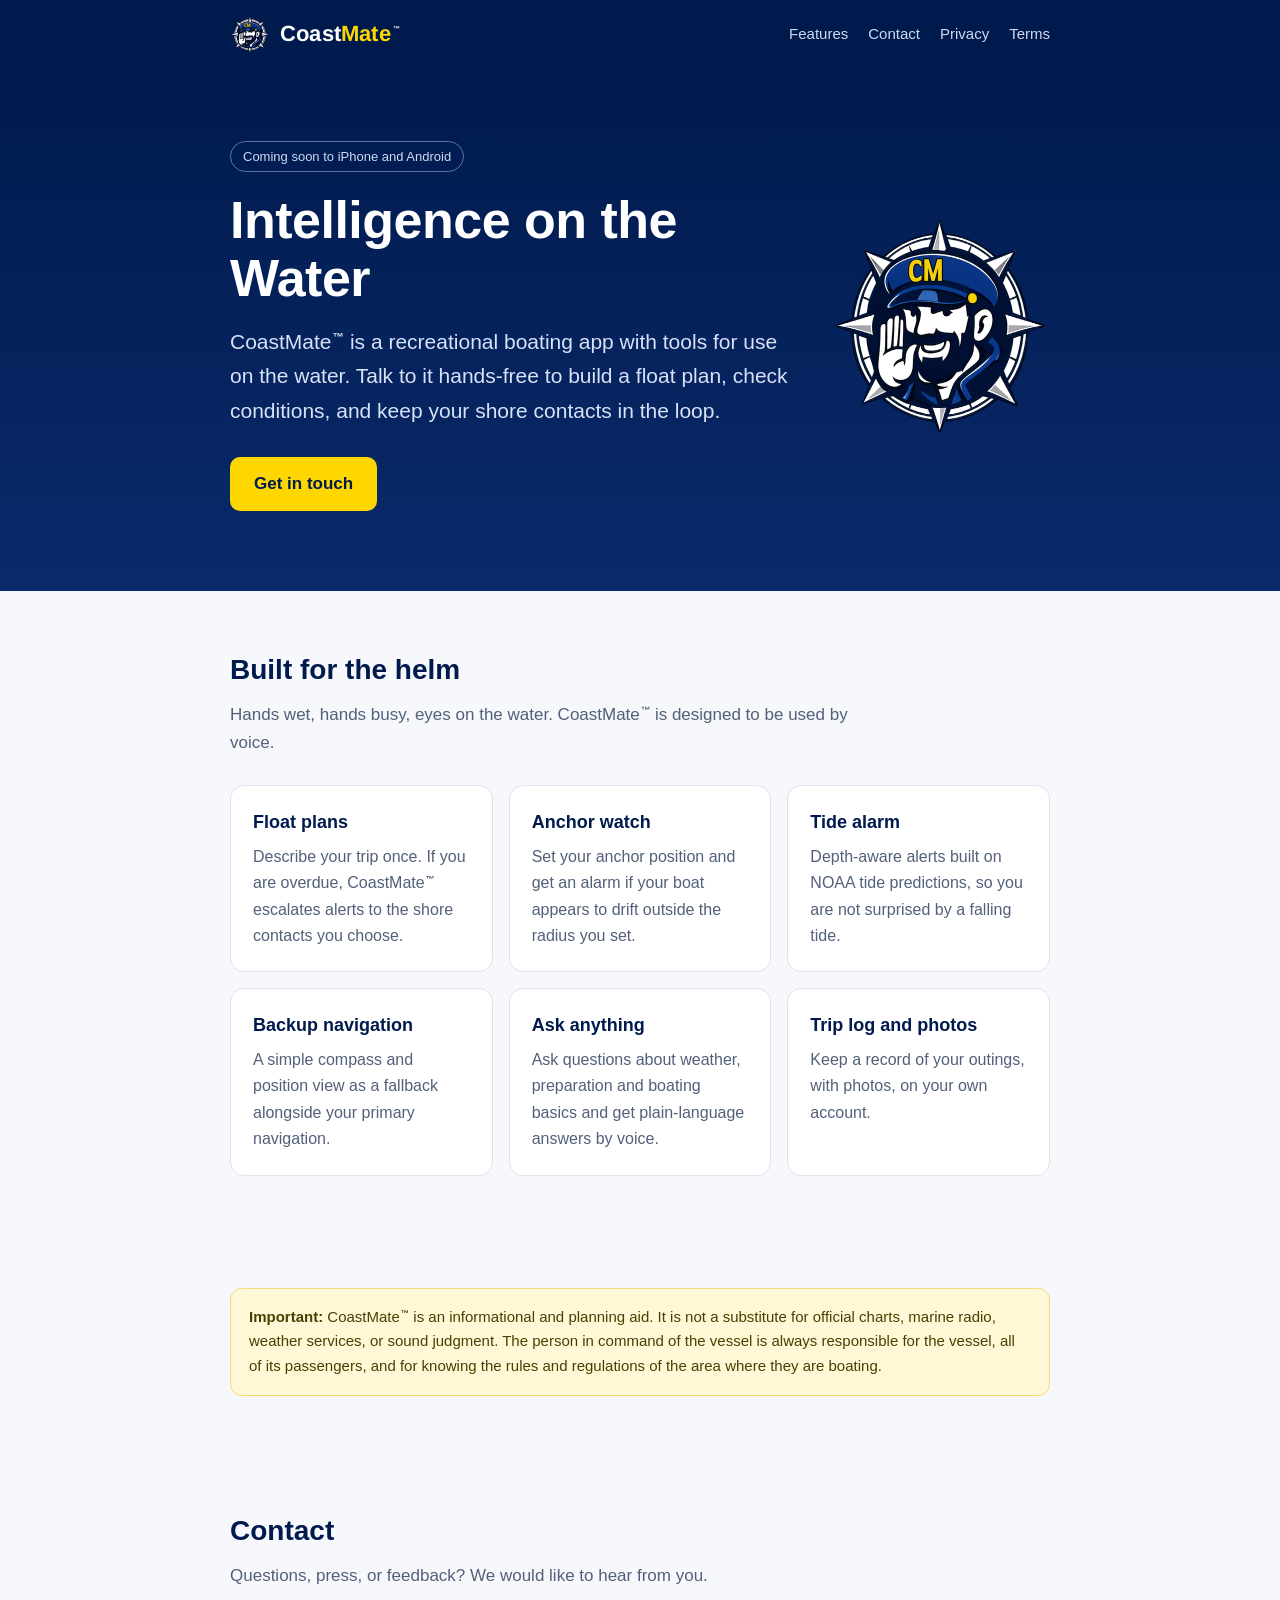
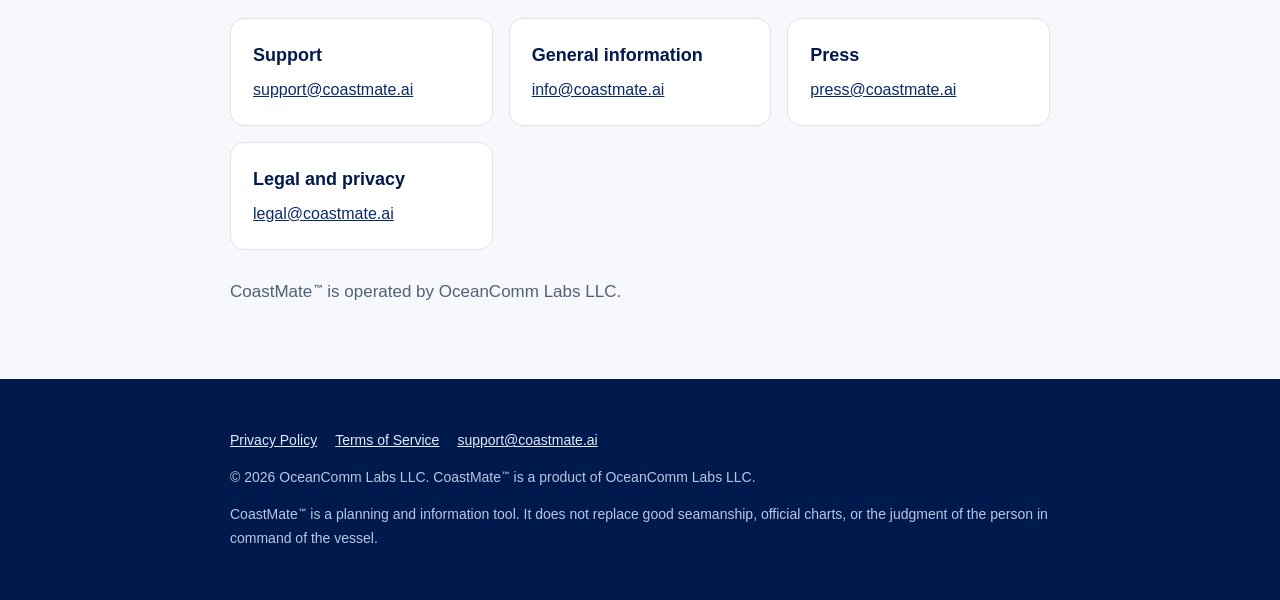
<file: index.html>
<!doctype html>
<html lang="en"><head><meta charset="utf-8">
<meta name="viewport" content="width=device-width,initial-scale=1">
<title>CoastMate&#8482;</title>
<link rel="canonical" href="https://coastmate.ai/">
<meta name="description" content="CoastMate is a recreational boating app with tools for use on the water. Plan your trip, check conditions and keep your shore contacts in the loop.">
<link rel="icon" type="image/png" href="favicon.png">
<link rel="apple-touch-icon" href="apple-touch-icon.png">
<link rel="stylesheet" href="style.css">
<style>
@font-face { font-family: "Arimo"; src: url("assets/fonts/Arimo-Bold-latin.woff2") format("woff2"); font-weight: 700; font-style: normal; font-display: swap; }
.brand .wordmark { font-family: "Arimo", Arial, Helvetica, sans-serif; font-weight: 700; letter-spacing: 0.2px; color: #ffffff; }
.brand .wordmark .mate { color: #ffd700; }
.brand .wordmark .wm-mark { font-size: 0.32em; font-weight: 700; line-height: 0; position: relative; top: -1.52em; margin-left: 2px; color: #ffffff; }
.brand img, .herologo { border-radius: 0; }
sup.tm { font-size: 0.55em; font-weight: 600; line-height: 0; margin-left: 1px; }
</style>
</head><body>
<header class="site"><div class="wrap">
<a class="brand" href="/"><img src="assets/emblem.png" alt="" width="40" height="37"><span class="wordmark" role="img" aria-label="CoastMate">Coast<span class="mate">Mate</span><span class="wm-mark" aria-hidden="true">&#8482;</span></span></a>
<nav><a href="/#features">Features</a><a href="/#contact">Contact</a><a href="/privacy.html">Privacy</a><a href="/terms.html">Terms</a></nav>
</div></header>

<div class="hero"><div class="wrap herogrid"><div>
<span class="badge">Coming soon to iPhone and Android</span>
<h1>Intelligence on the Water</h1>
<p>CoastMate<sup class="tm">&#8482;</sup> is a recreational boating app with tools for use on the water. Talk to it hands-free to build a float plan, check conditions, and keep your shore contacts in the loop.</p>
<a class="btn" href="#contact">Get in touch</a>
</div><img class="herologo" src="assets/emblem-hero.png" alt="CoastMate logo" width="220" height="203"></div></div>

<section id="features"><div class="wrap">
<h2>Built for the helm</h2>
<p class="lead">Hands wet, hands busy, eyes on the water. CoastMate<sup class="tm">&#8482;</sup> is designed to be used by voice.</p>
<div class="grid">
<div class="card"><h3>Float plans</h3><p>Describe your trip once. If you are overdue, CoastMate<sup class="tm">&#8482;</sup> escalates alerts to the shore contacts you choose.</p></div>
<div class="card"><h3>Anchor watch</h3><p>Set your anchor position and get an alarm if your boat appears to drift outside the radius you set.</p></div>
<div class="card"><h3>Tide alarm</h3><p>Depth-aware alerts built on NOAA tide predictions, so you are not surprised by a falling tide.</p></div>
<div class="card"><h3>Backup navigation</h3><p>A simple compass and position view as a fallback alongside your primary navigation.</p></div>
<div class="card"><h3>Ask anything</h3><p>Ask questions about weather, preparation and boating basics and get plain-language answers by voice.</p></div>
<div class="card"><h3>Trip log and photos</h3><p>Keep a record of your outings, with photos, on your own account.</p></div>
</div>
</div></section>

<section><div class="wrap">
<div class="note"><strong>Important:</strong> CoastMate<sup class="tm">&#8482;</sup> is an informational and planning aid. It is not a substitute for official charts, marine radio, weather services, or sound judgment. The person in command of the vessel is always responsible for the vessel, all of its passengers, and for knowing the rules and regulations of the area where they are boating.</div>
</div></section>

<section id="contact"><div class="wrap">
<h2>Contact</h2>
<p class="lead">Questions, press, or feedback? We would like to hear from you.</p>
<div class="grid">
<div class="card"><h3>Support</h3><p><a href="mailto:support@coastmate.ai">support@coastmate.ai</a></p></div>
<div class="card"><h3>General information</h3><p><a href="mailto:info@coastmate.ai">info@coastmate.ai</a></p></div>
<div class="card"><h3>Press</h3><p><a href="mailto:press@coastmate.ai">press@coastmate.ai</a></p></div>
<div class="card"><h3>Legal and privacy</h3><p><a href="mailto:legal@coastmate.ai">legal@coastmate.ai</a></p></div>
</div>
<p style="margin-top:28px;color:#52607A">CoastMate<sup class="tm">&#8482;</sup> is operated by OceanComm Labs LLC.</p>
</div></section>

<footer><div class="wrap">
<p class="links"><a href="/privacy.html">Privacy Policy</a><a href="/terms.html">Terms of Service</a><a href="mailto:support@coastmate.ai">support@coastmate.ai</a></p>
<p>&copy; 2026 OceanComm Labs LLC. CoastMate<sup class="tm">&#8482;</sup> is a product of OceanComm Labs LLC.</p>
<p>CoastMate<sup class="tm">&#8482;</sup> is a planning and information tool. It does not replace good seamanship, official charts, or the judgment of the person in command of the vessel.</p>
</div></footer>
</body></html>
</file>
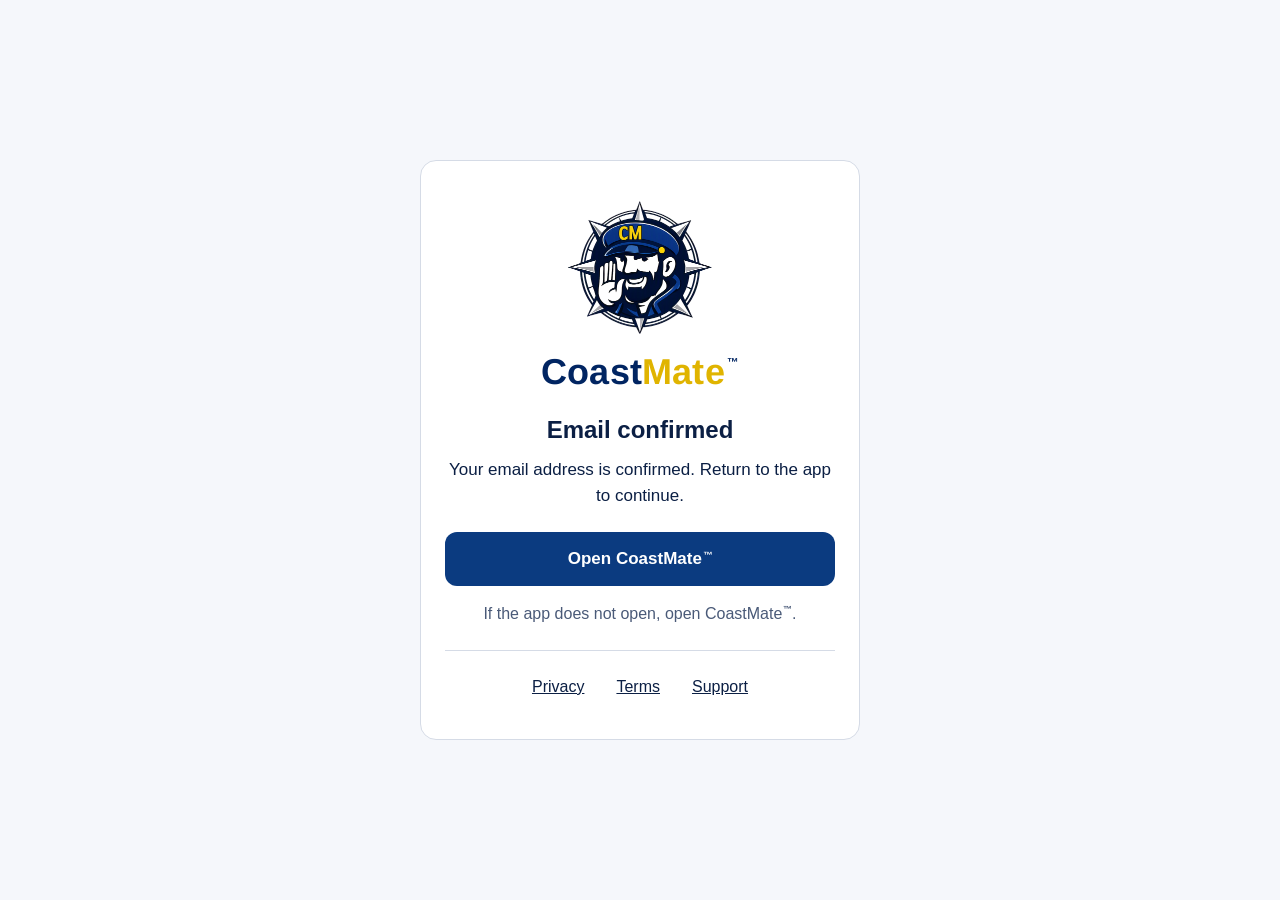
<file: email-confirmed.html>
<!doctype html>
<html lang="en">
<head>
<meta charset="utf-8">
<meta name="viewport" content="width=device-width, initial-scale=1">
<title>Email confirmed - CoastMate&#8482;</title>
<link rel="canonical" href="https://coastmate.ai/email-confirmed.html">
<meta name="robots" content="noindex, nofollow">
<meta name="referrer" content="no-referrer">
<meta http-equiv="Content-Security-Policy" content="default-src 'none'; img-src 'self' data:; font-src 'self'; style-src 'unsafe-inline'; script-src 'unsafe-inline'; base-uri 'none'; form-action 'none'">
<script>
/* Runs first. Sets the address bar to the path and query only, which drops the #fragment the confirmation link arrives with.
   This page never reads, stores, logs, sends or shows the fragment: it does not touch location.hash. */
history.replaceState(null, '', location.pathname + location.search);
</script>
<style>
  :root { --ink: #0b1f44; --muted: #4a5a78; --line: #d5dbe6; --brand: #0b3b80; --brand-text: #ffffff; --bg: #f5f7fb; --card: #ffffff; }
  @media (prefers-color-scheme: dark) {
    :root { --ink: #eef2fa; --muted: #aab6cd; --line: #2b3a5a; --brand: #ffd700; --brand-text: #001a4d; --bg: #001a4d; --card: #0b2a63; }
  }
  * { box-sizing: border-box; }
  html { -webkit-text-size-adjust: 100%; }
  body { margin: 0; min-height: 100vh; display: flex; align-items: center; justify-content: center; padding: 24px 16px; background: var(--bg); color: var(--ink); font-family: -apple-system, BlinkMacSystemFont, "Segoe UI", Roboto, Helvetica, Arial, sans-serif; line-height: 1.5; }
  main { width: 100%; max-width: 440px; background: var(--card); border: 1px solid var(--line); border-radius: 16px; padding: 32px 24px; text-align: center; }
  .logo { display: block; width: 160px; max-width: 60%; height: auto; margin: 0 auto 24px; background: #ffffff; border-radius: 12px; }
  h1 { margin: 0 0 12px; font-size: 1.5rem; line-height: 1.25; }
  p { margin: 0 0 16px; font-size: 1.0625rem; }
  .button { display: block; width: 100%; min-height: 52px; padding: 14px 20px; margin: 24px 0 16px; border-radius: 12px; background: var(--brand); color: var(--brand-text); font-size: 1.0625rem; font-weight: 700; text-decoration: none; }
  .button:focus-visible { outline: 3px solid var(--ink); outline-offset: 3px; }
  .note { margin: 0; color: var(--muted); font-size: 1rem; }
  .footer { display: flex; flex-wrap: wrap; justify-content: center; gap: 8px 24px; margin: 24px 0 0; padding: 16px 0 0; border-top: 1px solid var(--line); }
  .footer a { color: var(--ink); font-size: 1rem; padding: 8px 4px; }
  .footer a:focus-visible { outline: 3px solid var(--ink); outline-offset: 3px; }
  /* brand:css */
  @font-face { font-family: "Arimo"; src: url("assets/fonts/Arimo-Bold-latin.woff2") format("woff2"); font-weight: 700; font-style: normal; font-display: swap; }
  :root { --wm-coast: #012562; --wm-mate: #e0b400; }
  @media (prefers-color-scheme: dark) { :root { --wm-coast: #ffffff; --wm-mate: #ffd700; } }
  .brand-head { display: flex; flex-direction: column; align-items: center; gap: 10px; margin: 0 0 24px; }
  .brand-head .logo { margin: 0; }
  .wordmark { margin: 0; font-size: 2.25rem; line-height: 1.1; font-family: "Arimo", Arial, Helvetica, sans-serif; font-weight: 700; letter-spacing: 0.2px; color: var(--wm-coast); text-align: center; }
  .wordmark .mate { color: var(--wm-mate); }
  .wordmark .wm-mark { font-size: 0.32em; font-weight: 700; line-height: 0; position: relative; top: -1.52em; margin-left: 2px; }
  sup.tm { font-size: 0.55em; font-weight: 600; line-height: 0; margin-left: 1px; }
  /* /brand:css */
</style>
</head>
<body>
<main>
  <!-- brand:header -->
  <div class="brand-head">
    <img class="logo" alt="" width="160" height="148" src="assets/logo.png">
    <p class="wordmark" role="img" aria-label="CoastMate">Coast<span class="mate">Mate</span><span class="wm-mark" aria-hidden="true">&#8482;</span></p>
  </div>
  <!-- /brand:header -->
  <h1>Email confirmed</h1>
  <p>Your email address is confirmed. Return to the app to continue.</p>
  <a class="button" href="coastmate://">Open CoastMate<sup class="tm">&#8482;</sup></a>
  <p class="note">If the app does not open, open CoastMate<sup class="tm">&#8482;</sup>.</p>
  <nav class="footer" aria-label="Privacy, terms and support"><a href="privacy.html">Privacy</a><a href="terms.html">Terms</a><a href="support.html">Support</a></nav>
</main>
</body>
</html>
</file>
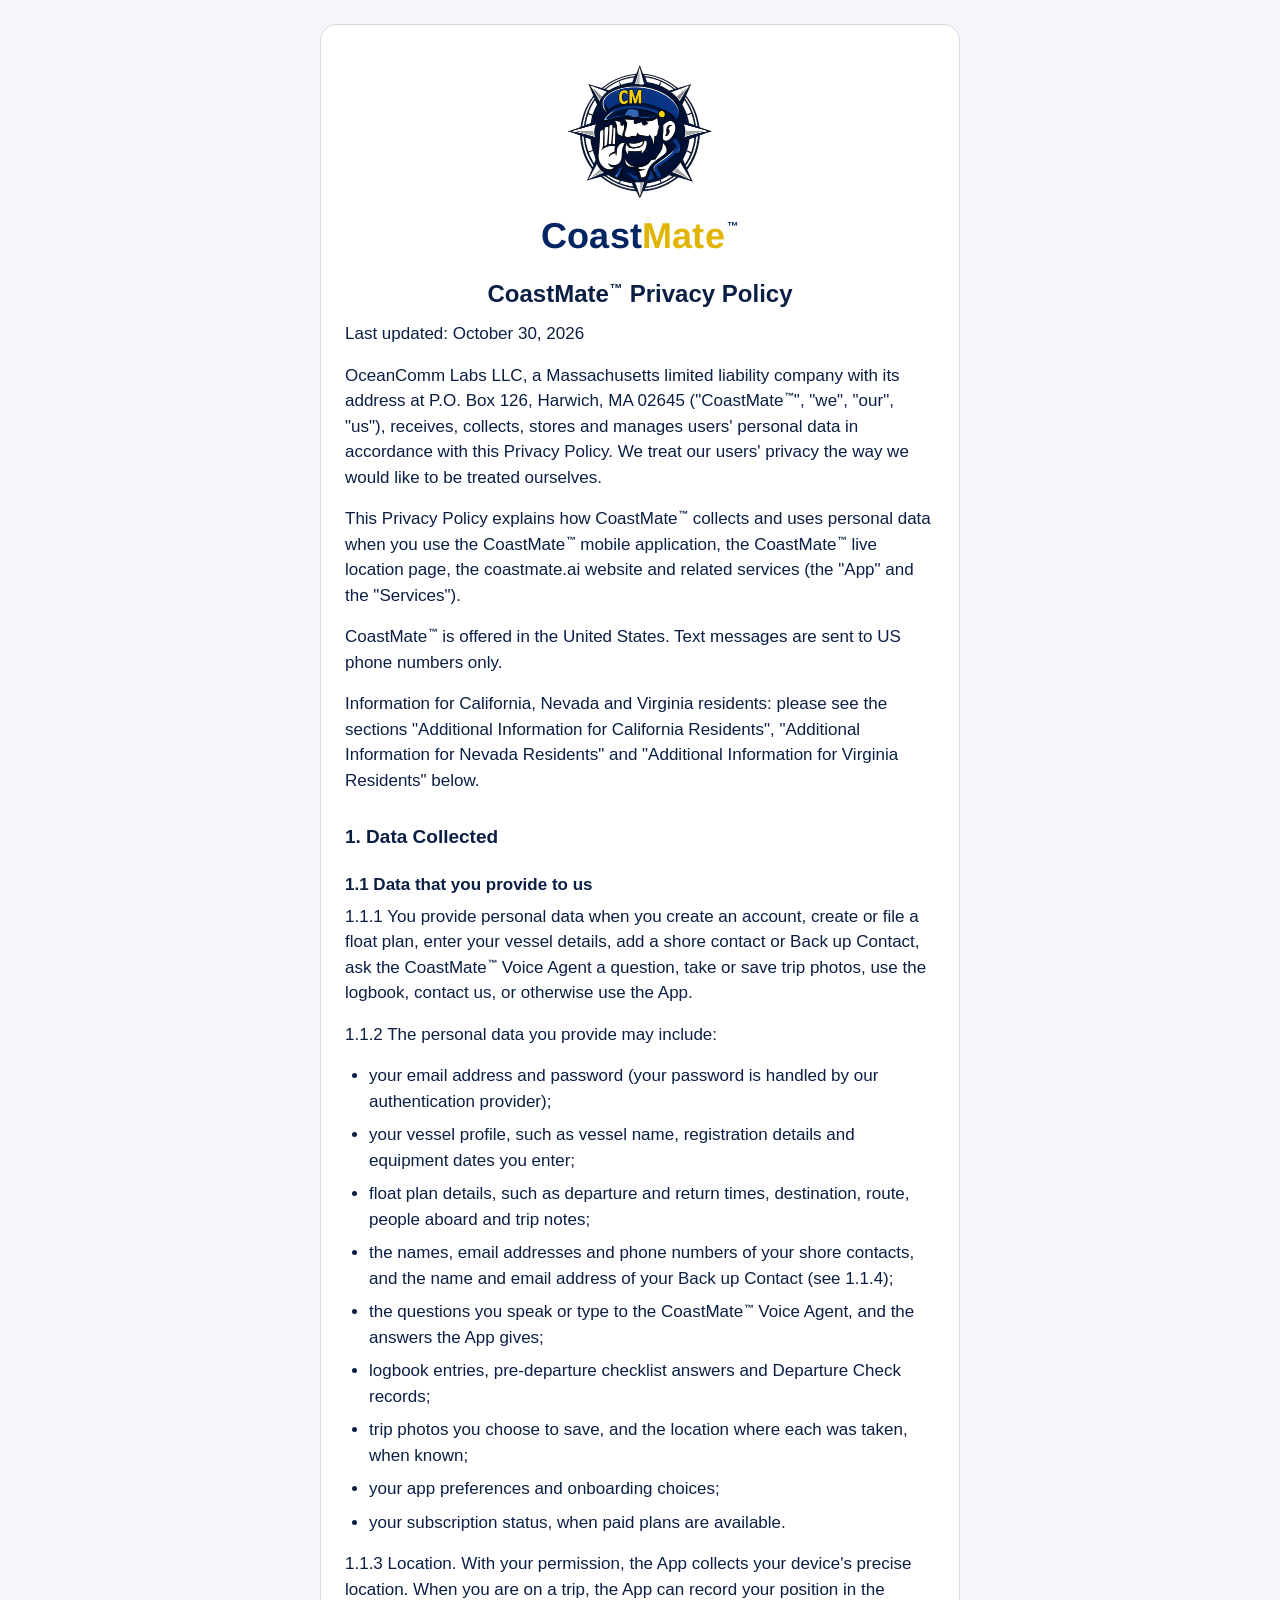
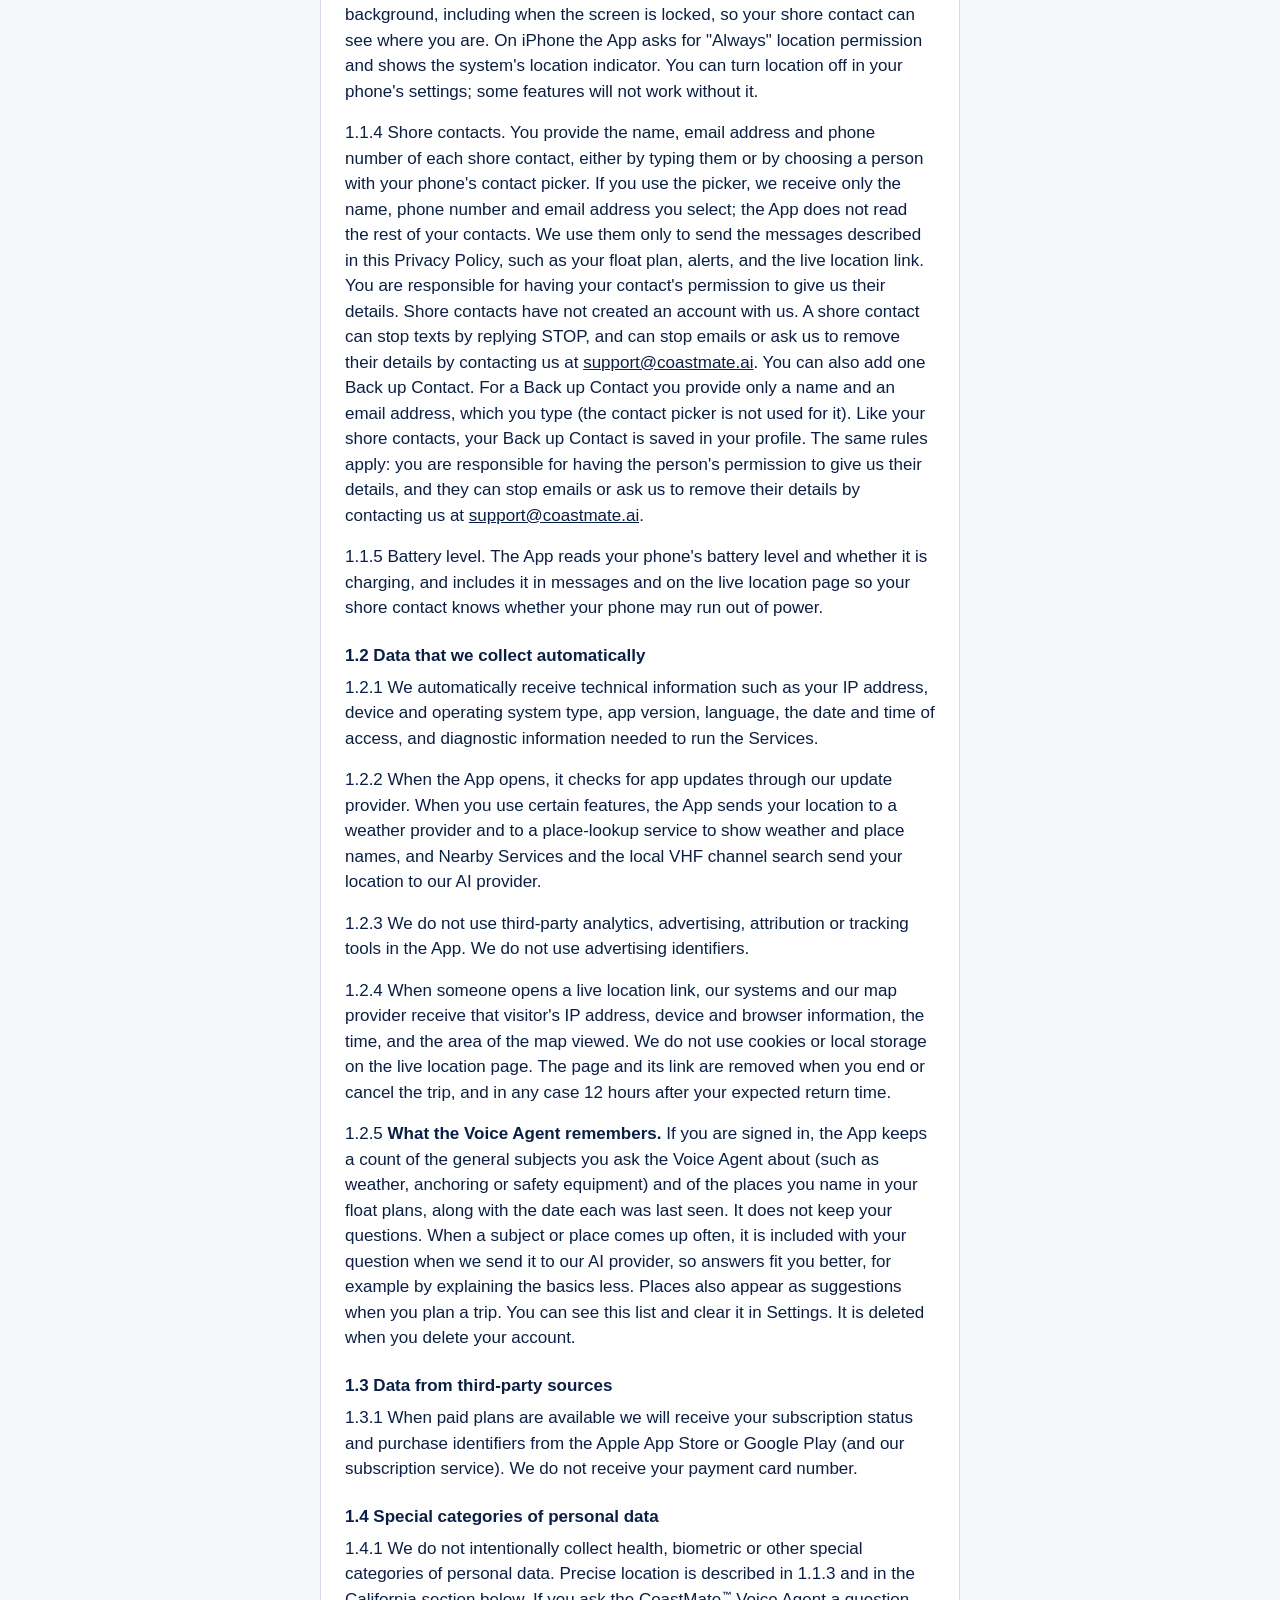
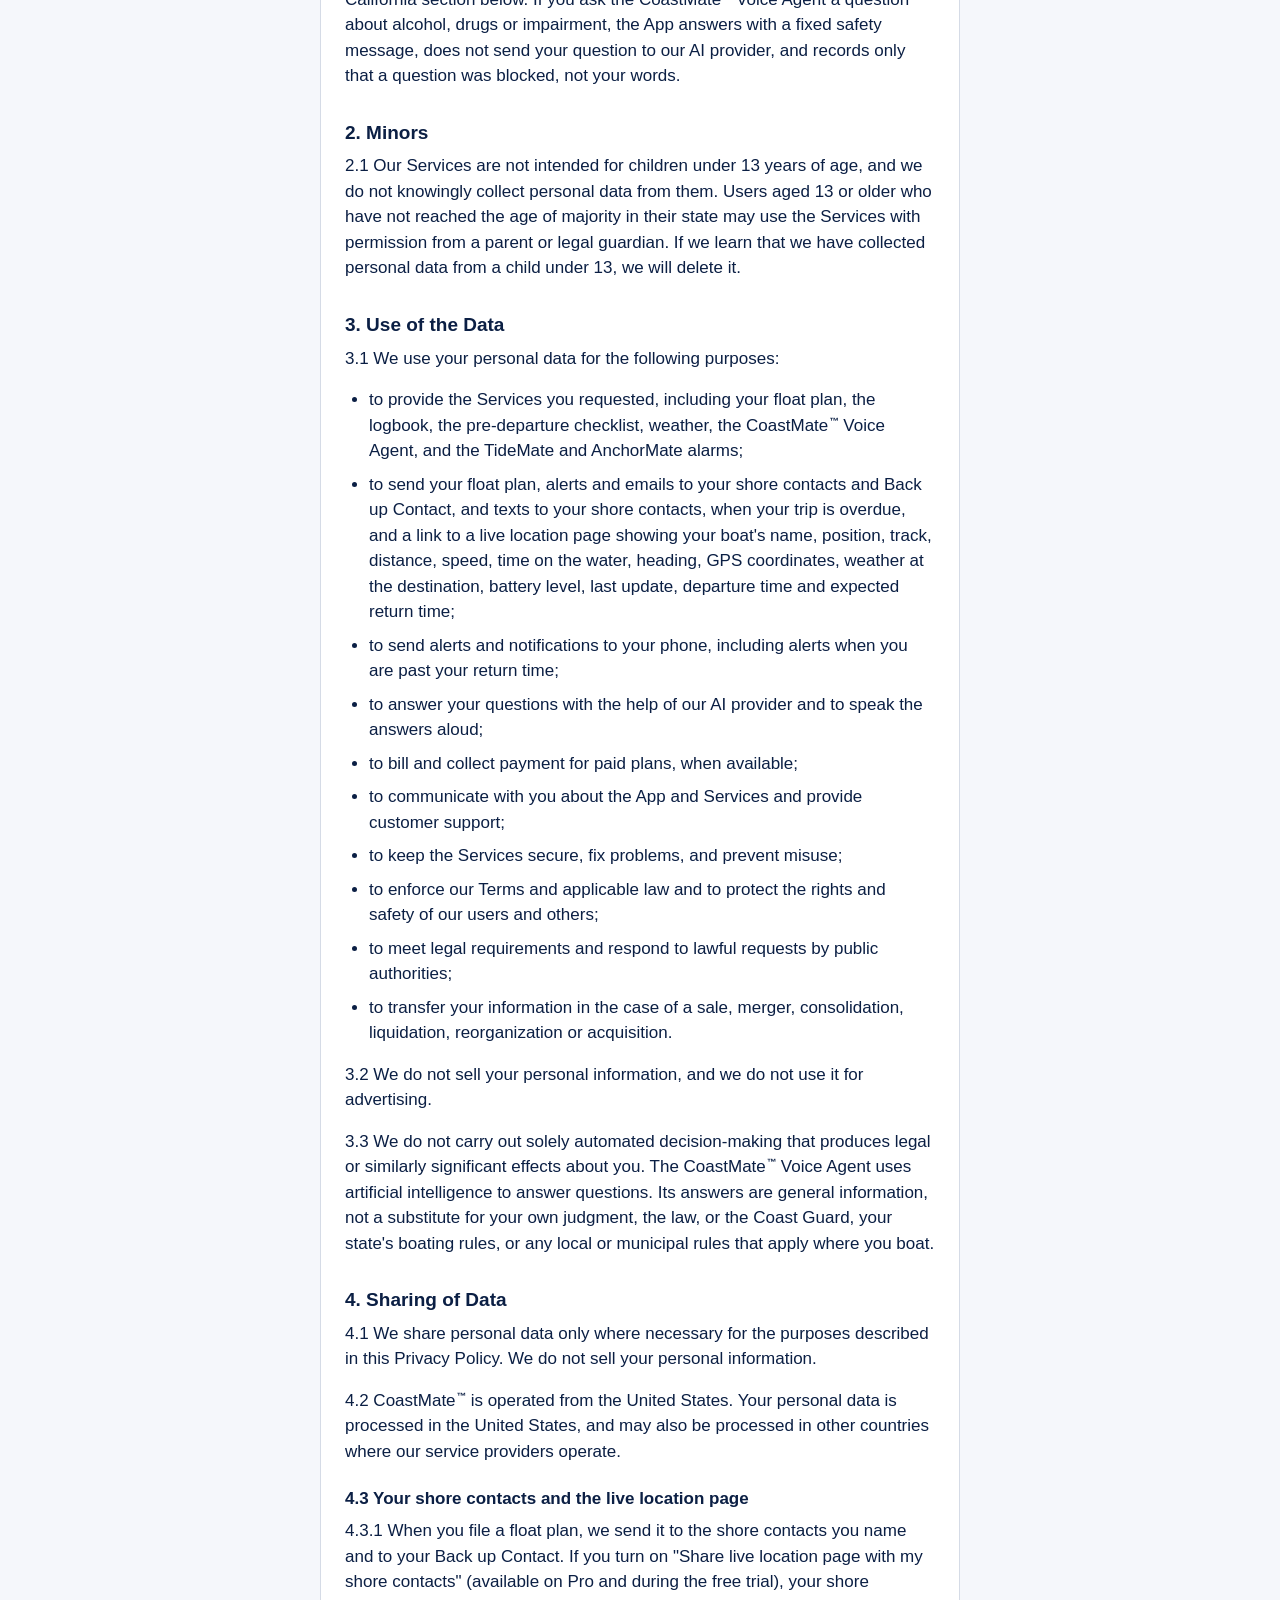
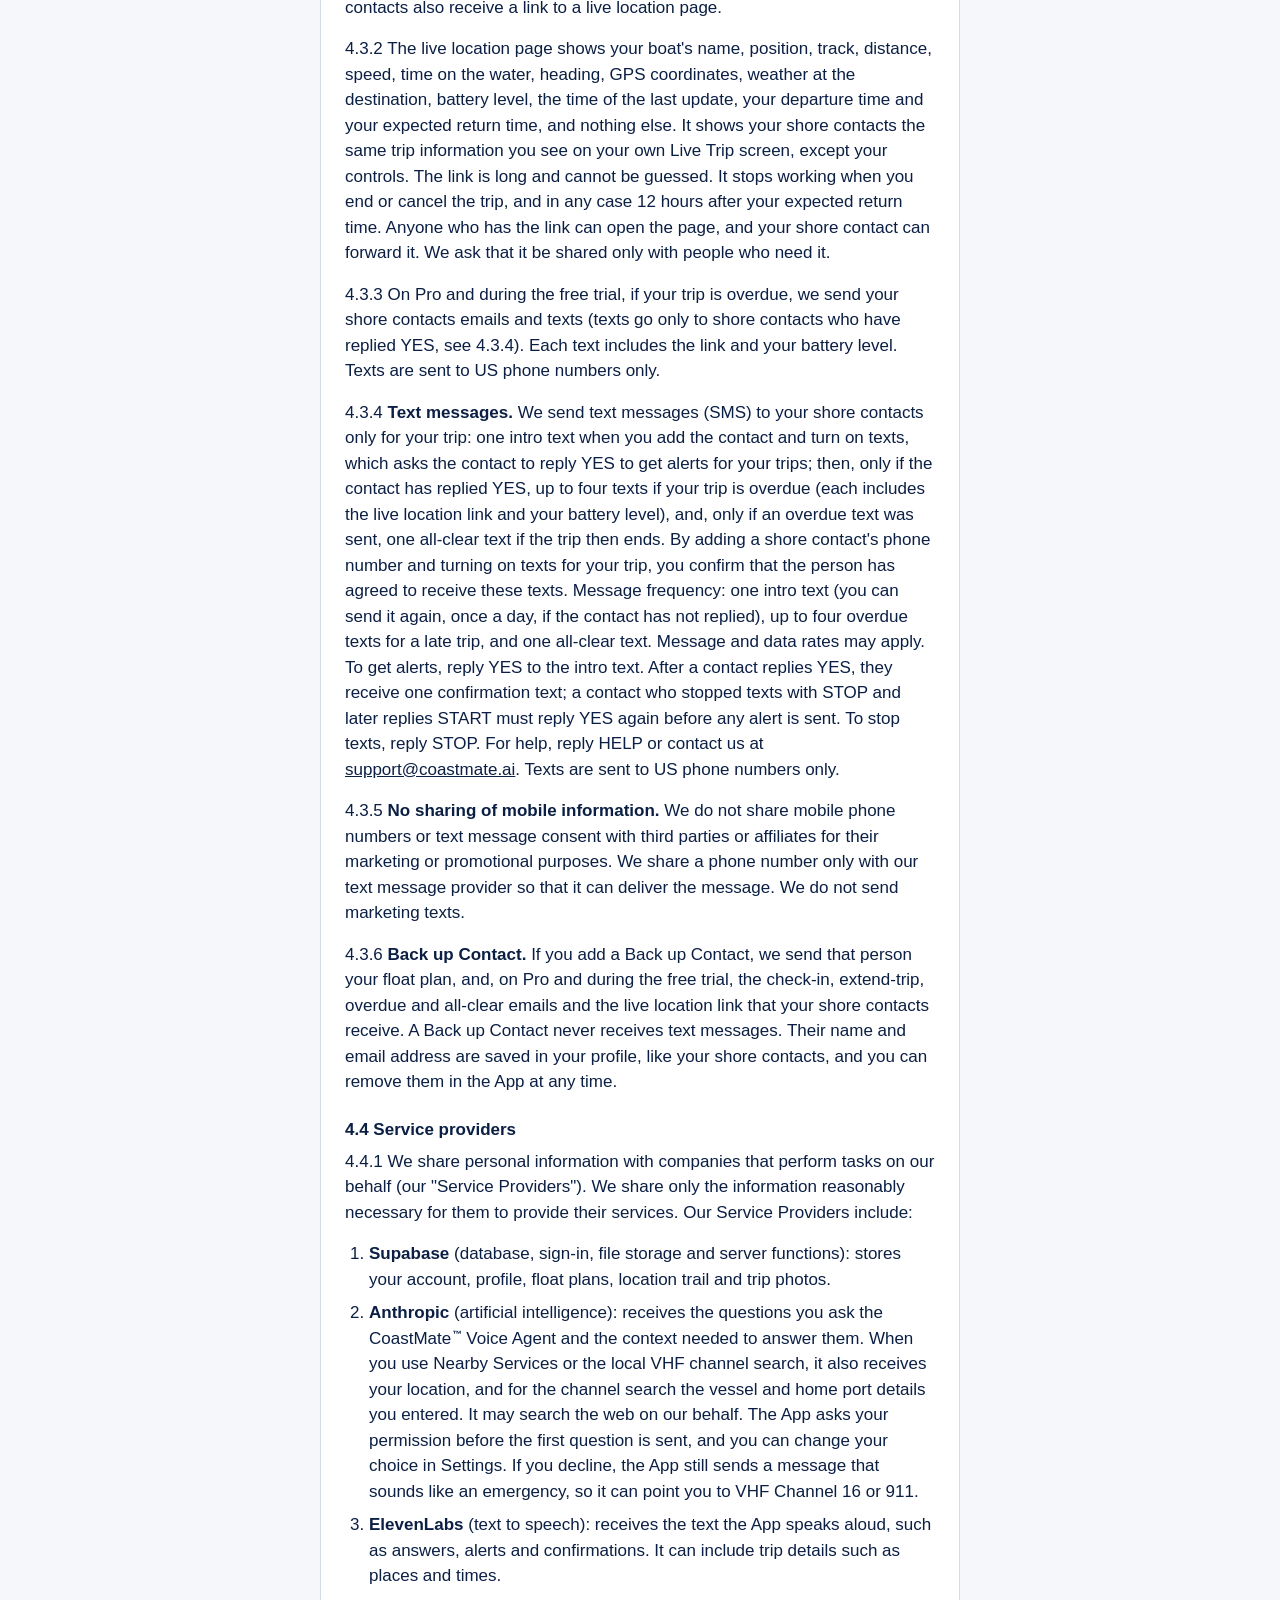
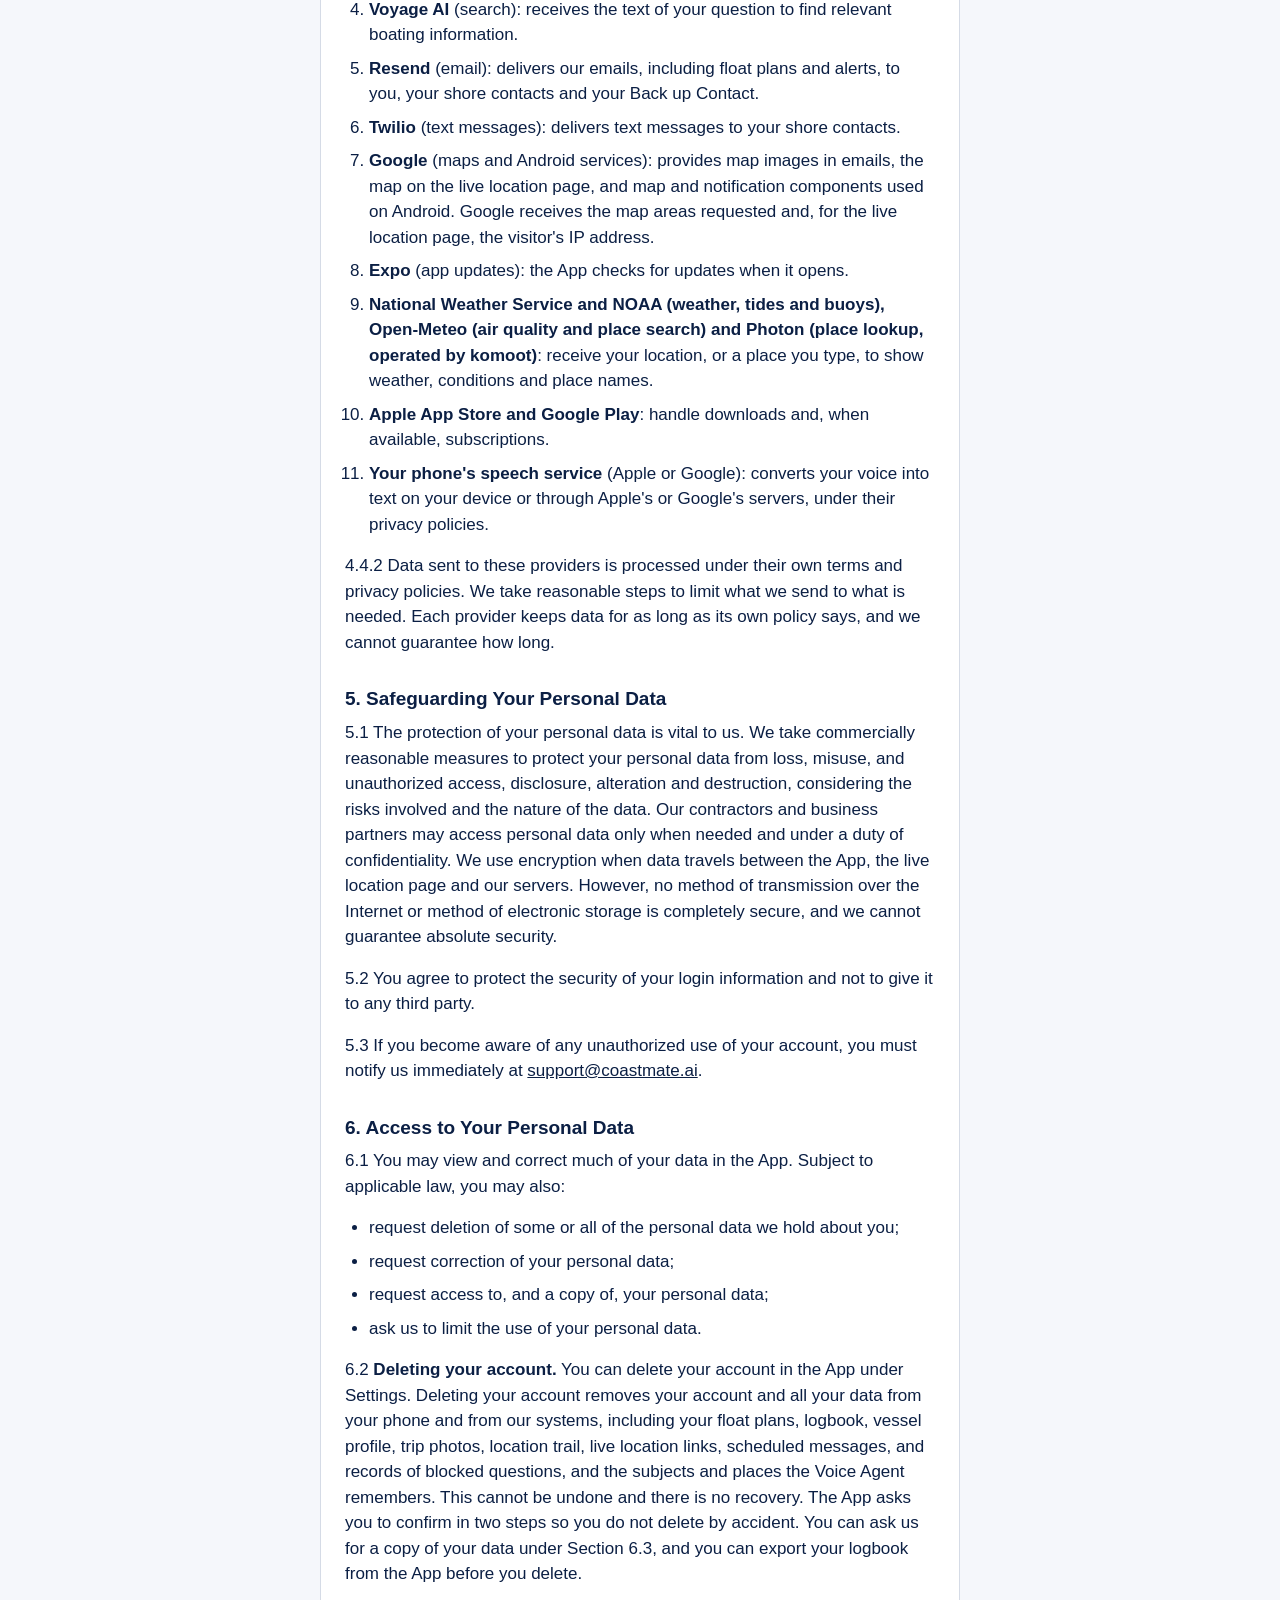
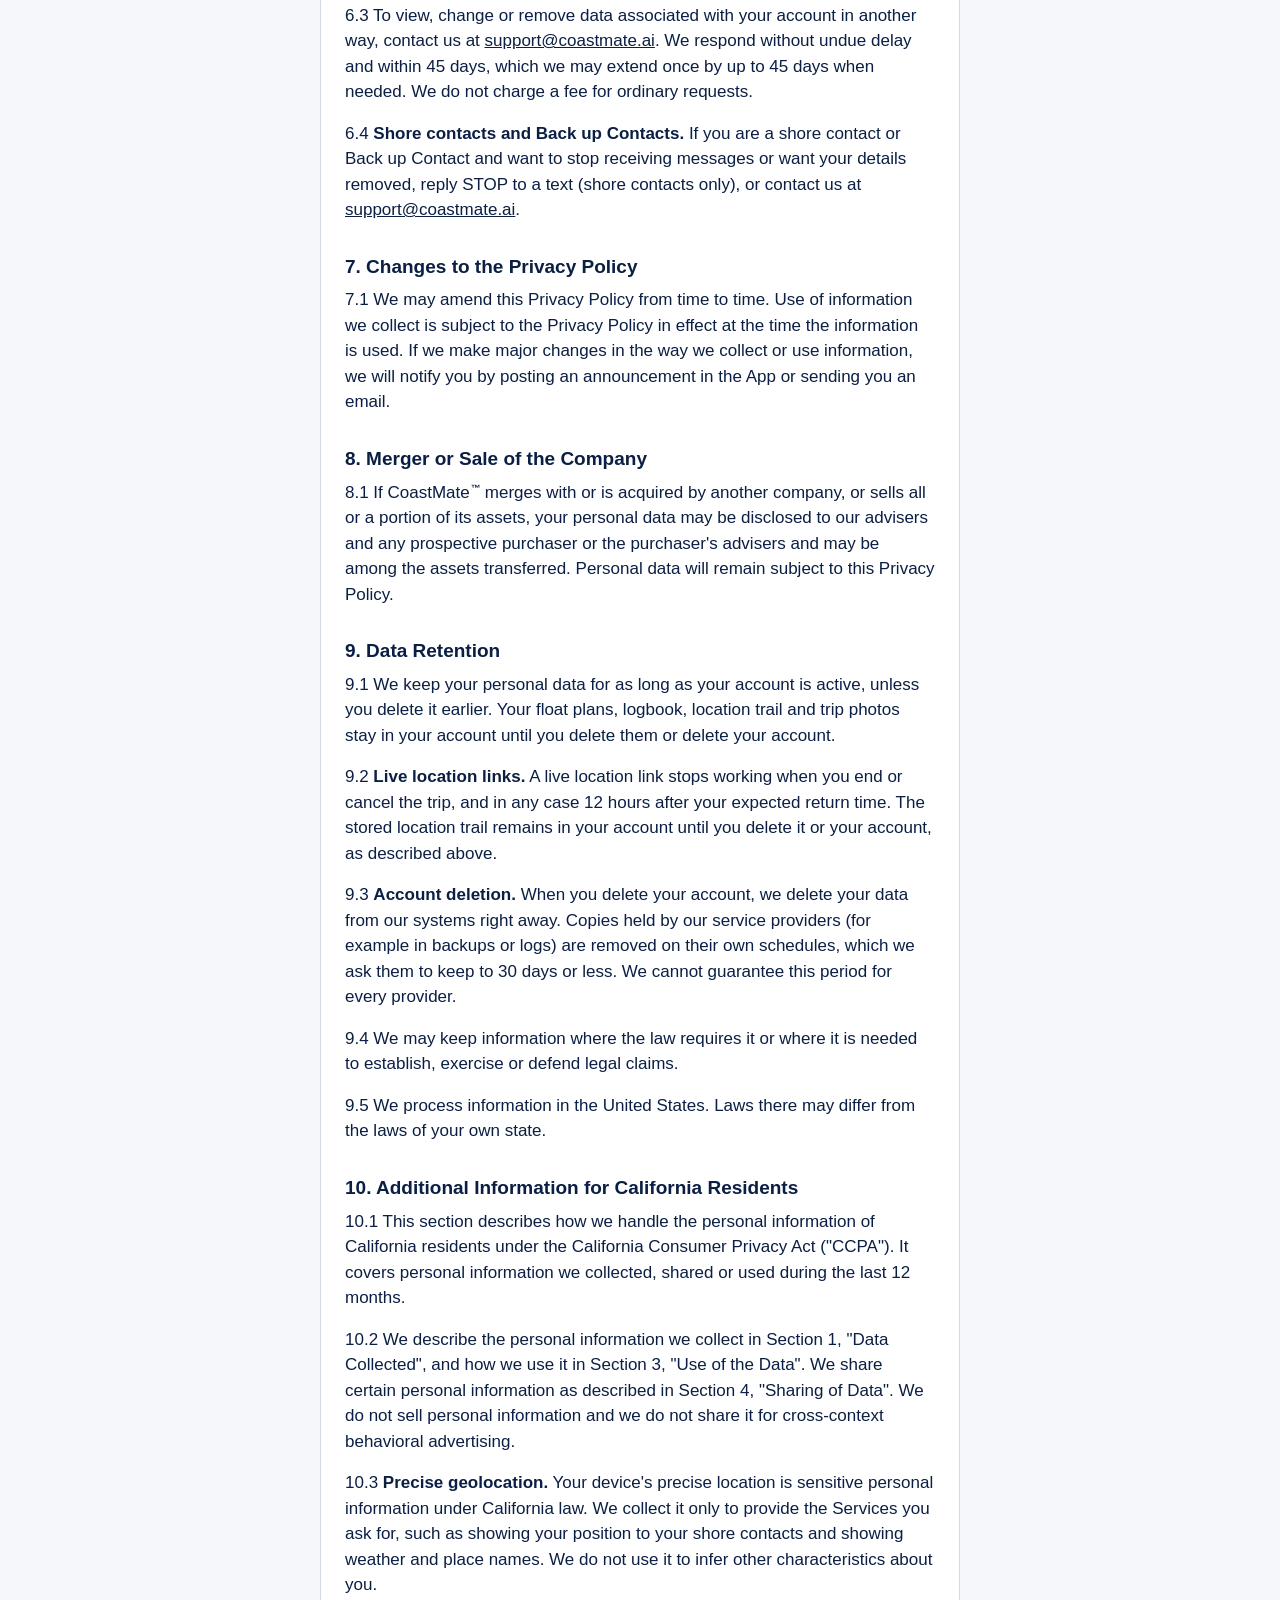
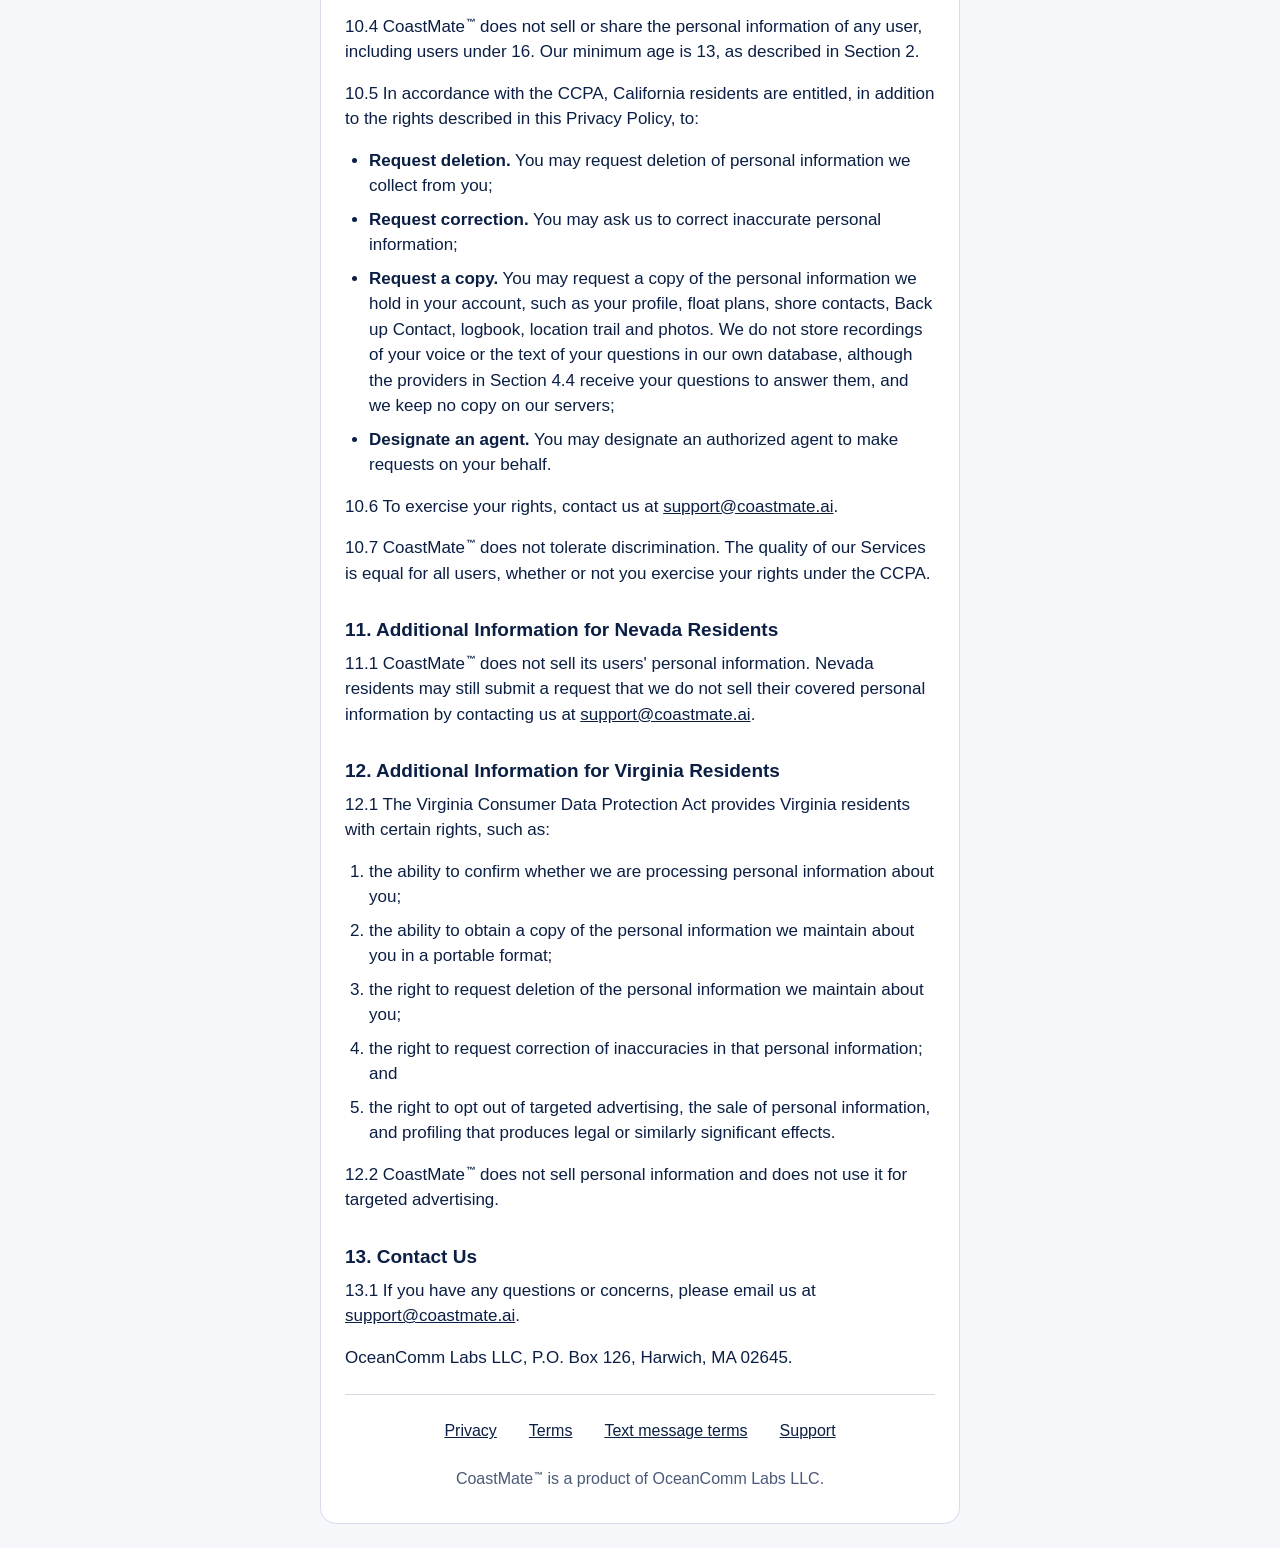
<file: privacy.html>
<!doctype html>
<html lang="en">
<head>
<meta charset="utf-8">
<meta name="viewport" content="width=device-width, initial-scale=1">
<title>Privacy Policy - CoastMate&#8482;</title>
<meta name="description" content="How CoastMate collects, uses and shares personal data: your account, float plans, location, shore contacts and text messages.">
<link rel="canonical" href="https://coastmate.ai/privacy.html">
<meta name="referrer" content="no-referrer">
<meta http-equiv="Content-Security-Policy" content="default-src 'none'; img-src 'self' data:; font-src 'self'; style-src 'unsafe-inline'; base-uri 'none'; form-action 'none'">
<style>
  :root { --ink: #0b1f44; --muted: #4a5a78; --line: #d5dbe6; --bg: #f5f7fb; --card: #ffffff; }
  @media (prefers-color-scheme: dark) {
    :root { --ink: #eef2fa; --muted: #aab6cd; --line: #2b3a5a; --bg: #001a4d; --card: #0b2a63; }
  }
  * { box-sizing: border-box; }
  html { -webkit-text-size-adjust: 100%; }
  body { margin: 0; min-height: 100vh; display: flex; align-items: flex-start; justify-content: center; padding: 24px 16px; background: var(--bg); color: var(--ink); font-family: -apple-system, BlinkMacSystemFont, "Segoe UI", Roboto, Helvetica, Arial, sans-serif; line-height: 1.5; }
  main { width: 100%; max-width: 640px; background: var(--card); border: 1px solid var(--line); border-radius: 16px; padding: 32px 24px; }
  .logo { display: block; width: 160px; max-width: 60%; height: auto; margin: 0 auto 24px; background: #ffffff; border-radius: 12px; }
  h1 { margin: 0 0 12px; font-size: 1.5rem; line-height: 1.25; text-align: center; }
  h2 { margin: 32px 0 8px; font-size: 1.1875rem; line-height: 1.3; }
  h3 { margin: 24px 0 8px; font-size: 1.0625rem; line-height: 1.3; }
  p, li { font-size: 1.0625rem; }
  p { margin: 0 0 16px; overflow-wrap: anywhere; }
  ul, ol { margin: 0 0 16px; padding-left: 24px; }
  li { margin: 0 0 8px; overflow-wrap: anywhere; }
  a { color: var(--ink); }
  a:focus-visible { outline: 3px solid var(--ink); outline-offset: 3px; }
  .note { margin: 0 0 16px; color: var(--muted); font-size: 1rem; text-align: center; }
  .product-line { margin: 16px 0 0; color: var(--muted); font-size: 1rem; text-align: center; }
  .footer { display: flex; flex-wrap: wrap; justify-content: center; gap: 8px 24px; margin: 24px 0 0; padding: 16px 0 0; border-top: 1px solid var(--line); }
  .footer a { color: var(--ink); font-size: 1rem; padding: 8px 4px; }
  .footer a:focus-visible { outline: 3px solid var(--ink); outline-offset: 3px; }
  /* brand:css */
  @font-face { font-family: "Arimo"; src: url("assets/fonts/Arimo-Bold-latin.woff2") format("woff2"); font-weight: 700; font-style: normal; font-display: swap; }
  :root { --wm-coast: #012562; --wm-mate: #e0b400; }
  @media (prefers-color-scheme: dark) { :root { --wm-coast: #ffffff; --wm-mate: #ffd700; } }
  .brand-head { display: flex; flex-direction: column; align-items: center; gap: 10px; margin: 0 0 24px; }
  .brand-head .logo { margin: 0; }
  .wordmark { margin: 0; font-size: 2.25rem; line-height: 1.1; font-family: "Arimo", Arial, Helvetica, sans-serif; font-weight: 700; letter-spacing: 0.2px; color: var(--wm-coast); text-align: center; }
  .wordmark .mate { color: var(--wm-mate); }
  .wordmark .wm-mark { font-size: 0.32em; font-weight: 700; line-height: 0; position: relative; top: -1.52em; margin-left: 2px; }
  sup.tm { font-size: 0.55em; font-weight: 600; line-height: 0; margin-left: 1px; }
  /* /brand:css */
</style>
</head>
<body>
<main>
  <!-- brand:header -->
  <div class="brand-head">
    <img class="logo" alt="" width="160" height="148" src="assets/logo.png">
    <p class="wordmark" role="img" aria-label="CoastMate">Coast<span class="mate">Mate</span><span class="wm-mark" aria-hidden="true">&#8482;</span></p>
  </div>
  <!-- /brand:header -->
  <h1>CoastMate<sup class="tm">&#8482;</sup> Privacy Policy</h1>
  <p>Last updated: October 30, 2026</p>
  <p>OceanComm Labs LLC, a Massachusetts limited liability company with its address at P.O. Box 126, Harwich, MA 02645 (&quot;CoastMate<sup class="tm">&#8482;</sup>&quot;, &quot;we&quot;, &quot;our&quot;, &quot;us&quot;), receives, collects, stores and manages users' personal data in accordance with this Privacy Policy. We treat our users' privacy the way we would like to be treated ourselves.</p>
  <p>This Privacy Policy explains how CoastMate<sup class="tm">&#8482;</sup> collects and uses personal data when you use the CoastMate<sup class="tm">&#8482;</sup> mobile application, the CoastMate<sup class="tm">&#8482;</sup> live location page, the coastmate.ai website and related services (the &quot;App&quot; and the &quot;Services&quot;).</p>
  <p>CoastMate<sup class="tm">&#8482;</sup> is offered in the United States. Text messages are sent to US phone numbers only.</p>
  <p>Information for California, Nevada and Virginia residents: please see the sections &quot;Additional Information for California Residents&quot;, &quot;Additional Information for Nevada Residents&quot; and &quot;Additional Information for Virginia Residents&quot; below.</p>
  <h2 id="s1">1. Data Collected</h2>
  <h3 id="s1-1">1.1 Data that you provide to us</h3>
  <p>1.1.1 You provide personal data when you create an account, create or file a float plan, enter your vessel details, add a shore contact or Back up Contact, ask the CoastMate<sup class="tm">&#8482;</sup> Voice Agent a question, take or save trip photos, use the logbook, contact us, or otherwise use the App.</p>
  <p>1.1.2 The personal data you provide may include:</p>
  <ul>
    <li>your email address and password (your password is handled by our authentication provider);</li>
    <li>your vessel profile, such as vessel name, registration details and equipment dates you enter;</li>
    <li>float plan details, such as departure and return times, destination, route, people aboard and trip notes;</li>
    <li>the names, email addresses and phone numbers of your shore contacts, and the name and email address of your Back up Contact (see 1.1.4);</li>
    <li>the questions you speak or type to the CoastMate<sup class="tm">&#8482;</sup> Voice Agent, and the answers the App gives;</li>
    <li>logbook entries, pre-departure checklist answers and Departure Check records;</li>
    <li>trip photos you choose to save, and the location where each was taken, when known;</li>
    <li>your app preferences and onboarding choices;</li>
    <li>your subscription status, when paid plans are available.</li>
  </ul>
  <p>1.1.3 Location. With your permission, the App collects your device's precise location. When you are on a trip, the App can record your position in the background, including when the screen is locked, so your shore contact can see where you are. On iPhone the App asks for &quot;Always&quot; location permission and shows the system's location indicator. You can turn location off in your phone's settings; some features will not work without it.</p>
  <p>1.1.4 Shore contacts. You provide the name, email address and phone number of each shore contact, either by typing them or by choosing a person with your phone's contact picker. If you use the picker, we receive only the name, phone number and email address you select; the App does not read the rest of your contacts. We use them only to send the messages described in this Privacy Policy, such as your float plan, alerts, and the live location link. You are responsible for having your contact's permission to give us their details. Shore contacts have not created an account with us. A shore contact can stop texts by replying STOP, and can stop emails or ask us to remove their details by contacting us at <a href="mailto:support@coastmate.ai">support@coastmate.ai</a>. You can also add one Back up Contact. For a Back up Contact you provide only a name and an email address, which you type (the contact picker is not used for it). Like your shore contacts, your Back up Contact is saved in your profile. The same rules apply: you are responsible for having the person's permission to give us their details, and they can stop emails or ask us to remove their details by contacting us at <a href="mailto:support@coastmate.ai">support@coastmate.ai</a>.</p>
  <p>1.1.5 Battery level. The App reads your phone's battery level and whether it is charging, and includes it in messages and on the live location page so your shore contact knows whether your phone may run out of power.</p>
  <h3 id="s1-2">1.2 Data that we collect automatically</h3>
  <p>1.2.1 We automatically receive technical information such as your IP address, device and operating system type, app version, language, the date and time of access, and diagnostic information needed to run the Services.</p>
  <p>1.2.2 When the App opens, it checks for app updates through our update provider. When you use certain features, the App sends your location to a weather provider and to a place-lookup service to show weather and place names, and Nearby Services and the local VHF channel search send your location to our AI provider.</p>
  <p>1.2.3 We do not use third-party analytics, advertising, attribution or tracking tools in the App. We do not use advertising identifiers.</p>
  <p>1.2.4 When someone opens a live location link, our systems and our map provider receive that visitor's IP address, device and browser information, the time, and the area of the map viewed. We do not use cookies or local storage on the live location page. The page and its link are removed when you end or cancel the trip, and in any case 12 hours after your expected return time.</p>
  <p>1.2.5 <strong>What the Voice Agent remembers.</strong> If you are signed in, the App keeps a count of the general subjects you ask the Voice Agent about (such as weather, anchoring or safety equipment) and of the places you name in your float plans, along with the date each was last seen. It does not keep your questions. When a subject or place comes up often, it is included with your question when we send it to our AI provider, so answers fit you better, for example by explaining the basics less. Places also appear as suggestions when you plan a trip. You can see this list and clear it in Settings. It is deleted when you delete your account.</p>
  <h3 id="s1-3">1.3 Data from third-party sources</h3>
  <p>1.3.1 When paid plans are available we will receive your subscription status and purchase identifiers from the Apple App Store or Google Play (and our subscription service). We do not receive your payment card number.</p>
  <h3 id="s1-4">1.4 Special categories of personal data</h3>
  <p>1.4.1 We do not intentionally collect health, biometric or other special categories of personal data. Precise location is described in 1.1.3 and in the California section below. If you ask the CoastMate<sup class="tm">&#8482;</sup> Voice Agent a question about alcohol, drugs or impairment, the App answers with a fixed safety message, does not send your question to our AI provider, and records only that a question was blocked, not your words.</p>
  <h2 id="s2">2. Minors</h2>
  <p>2.1 Our Services are not intended for children under 13 years of age, and we do not knowingly collect personal data from them. Users aged 13 or older who have not reached the age of majority in their state may use the Services with permission from a parent or legal guardian. If we learn that we have collected personal data from a child under 13, we will delete it.</p>
  <h2 id="s3">3. Use of the Data</h2>
  <p>3.1 We use your personal data for the following purposes:</p>
  <ul>
    <li>to provide the Services you requested, including your float plan, the logbook, the pre-departure checklist, weather, the CoastMate<sup class="tm">&#8482;</sup> Voice Agent, and the TideMate and AnchorMate alarms;</li>
    <li>to send your float plan, alerts and emails to your shore contacts and Back up Contact, and texts to your shore contacts, when your trip is overdue, and a link to a live location page showing your boat's name, position, track, distance, speed, time on the water, heading, GPS coordinates, weather at the destination, battery level, last update, departure time and expected return time;</li>
    <li>to send alerts and notifications to your phone, including alerts when you are past your return time;</li>
    <li>to answer your questions with the help of our AI provider and to speak the answers aloud;</li>
    <li>to bill and collect payment for paid plans, when available;</li>
    <li>to communicate with you about the App and Services and provide customer support;</li>
    <li>to keep the Services secure, fix problems, and prevent misuse;</li>
    <li>to enforce our Terms and applicable law and to protect the rights and safety of our users and others;</li>
    <li>to meet legal requirements and respond to lawful requests by public authorities;</li>
    <li>to transfer your information in the case of a sale, merger, consolidation, liquidation, reorganization or acquisition.</li>
  </ul>
  <p>3.2 We do not sell your personal information, and we do not use it for advertising.</p>
  <p>3.3 We do not carry out solely automated decision-making that produces legal or similarly significant effects about you. The CoastMate<sup class="tm">&#8482;</sup> Voice Agent uses artificial intelligence to answer questions. Its answers are general information, not a substitute for your own judgment, the law, or the Coast Guard, your state's boating rules, or any local or municipal rules that apply where you boat.</p>
  <h2 id="s4">4. Sharing of Data</h2>
  <p>4.1 We share personal data only where necessary for the purposes described in this Privacy Policy. We do not sell your personal information.</p>
  <p>4.2 CoastMate<sup class="tm">&#8482;</sup> is operated from the United States. Your personal data is processed in the United States, and may also be processed in other countries where our service providers operate.</p>
  <h3 id="s4-3">4.3 Your shore contacts and the live location page</h3>
  <p>4.3.1 When you file a float plan, we send it to the shore contacts you name and to your Back up Contact. If you turn on &quot;Share live location page with my shore contacts&quot; (available on Pro and during the free trial), your shore contacts also receive a link to a live location page.</p>
  <p>4.3.2 The live location page shows your boat's name, position, track, distance, speed, time on the water, heading, GPS coordinates, weather at the destination, battery level, the time of the last update, your departure time and your expected return time, and nothing else. It shows your shore contacts the same trip information you see on your own Live Trip screen, except your controls. The link is long and cannot be guessed. It stops working when you end or cancel the trip, and in any case 12 hours after your expected return time. Anyone who has the link can open the page, and your shore contact can forward it. We ask that it be shared only with people who need it.</p>
  <p>4.3.3 On Pro and during the free trial, if your trip is overdue, we send your shore contacts emails and texts (texts go only to shore contacts who have replied YES, see 4.3.4). Each text includes the link and your battery level. Texts are sent to US phone numbers only.</p>
  <p>4.3.4 <strong>Text messages.</strong> We send text messages (SMS) to your shore contacts only for your trip: one intro text when you add the contact and turn on texts, which asks the contact to reply YES to get alerts for your trips; then, only if the contact has replied YES, up to four texts if your trip is overdue (each includes the live location link and your battery level), and, only if an overdue text was sent, one all-clear text if the trip then ends. By adding a shore contact's phone number and turning on texts for your trip, you confirm that the person has agreed to receive these texts. Message frequency: one intro text (you can send it again, once a day, if the contact has not replied), up to four overdue texts for a late trip, and one all-clear text. Message and data rates may apply. To get alerts, reply YES to the intro text. After a contact replies YES, they receive one confirmation text; a contact who stopped texts with STOP and later replies START must reply YES again before any alert is sent. To stop texts, reply STOP. For help, reply HELP or contact us at <a href="mailto:support@coastmate.ai">support@coastmate.ai</a>. Texts are sent to US phone numbers only.</p>
  <p>4.3.5 <strong>No sharing of mobile information.</strong> We do not share mobile phone numbers or text message consent with third parties or affiliates for their marketing or promotional purposes. We share a phone number only with our text message provider so that it can deliver the message. We do not send marketing texts.</p>
  <p>4.3.6 <strong>Back up Contact.</strong> If you add a Back up Contact, we send that person your float plan, and, on Pro and during the free trial, the check-in, extend-trip, overdue and all-clear emails and the live location link that your shore contacts receive. A Back up Contact never receives text messages. Their name and email address are saved in your profile, like your shore contacts, and you can remove them in the App at any time.</p>
  <h3 id="s4-4">4.4 Service providers</h3>
  <p>4.4.1 We share personal information with companies that perform tasks on our behalf (our &quot;Service Providers&quot;). We share only the information reasonably necessary for them to provide their services. Our Service Providers include:</p>
  <ol>
    <li><strong>Supabase</strong> (database, sign-in, file storage and server functions): stores your account, profile, float plans, location trail and trip photos.</li>
    <li><strong>Anthropic</strong> (artificial intelligence): receives the questions you ask the CoastMate<sup class="tm">&#8482;</sup> Voice Agent and the context needed to answer them. When you use Nearby Services or the local VHF channel search, it also receives your location, and for the channel search the vessel and home port details you entered. It may search the web on our behalf. The App asks your permission before the first question is sent, and you can change your choice in Settings. If you decline, the App still sends a message that sounds like an emergency, so it can point you to VHF Channel 16 or 911.</li>
    <li><strong>ElevenLabs</strong> (text to speech): receives the text the App speaks aloud, such as answers, alerts and confirmations. It can include trip details such as places and times.</li>
    <li><strong>Voyage AI</strong> (search): receives the text of your question to find relevant boating information.</li>
    <li><strong>Resend</strong> (email): delivers our emails, including float plans and alerts, to you, your shore contacts and your Back up Contact.</li>
    <li><strong>Twilio</strong> (text messages): delivers text messages to your shore contacts.</li>
    <li><strong>Google</strong> (maps and Android services): provides map images in emails, the map on the live location page, and map and notification components used on Android. Google receives the map areas requested and, for the live location page, the visitor's IP address.</li>
    <li><strong>Expo</strong> (app updates): the App checks for updates when it opens.</li>
    <li><strong>National Weather Service and NOAA (weather, tides and buoys), Open-Meteo (air quality and place search) and Photon (place lookup, operated by komoot)</strong>: receive your location, or a place you type, to show weather, conditions and place names.</li>
    <li><strong>Apple App Store and Google Play</strong>: handle downloads and, when available, subscriptions.</li>
    <li><strong>Your phone's speech service</strong> (Apple or Google): converts your voice into text on your device or through Apple's or Google's servers, under their privacy policies.</li>
  </ol>
  <p>4.4.2 Data sent to these providers is processed under their own terms and privacy policies. We take reasonable steps to limit what we send to what is needed. Each provider keeps data for as long as its own policy says, and we cannot guarantee how long.</p>
  <h2 id="s5">5. Safeguarding Your Personal Data</h2>
  <p>5.1 The protection of your personal data is vital to us. We take commercially reasonable measures to protect your personal data from loss, misuse, and unauthorized access, disclosure, alteration and destruction, considering the risks involved and the nature of the data. Our contractors and business partners may access personal data only when needed and under a duty of confidentiality. We use encryption when data travels between the App, the live location page and our servers. However, no method of transmission over the Internet or method of electronic storage is completely secure, and we cannot guarantee absolute security.</p>
  <p>5.2 You agree to protect the security of your login information and not to give it to any third party.</p>
  <p>5.3 If you become aware of any unauthorized use of your account, you must notify us immediately at <a href="mailto:support@coastmate.ai">support@coastmate.ai</a>.</p>
  <h2 id="s6">6. Access to Your Personal Data</h2>
  <p>6.1 You may view and correct much of your data in the App. Subject to applicable law, you may also:</p>
  <ul>
    <li>request deletion of some or all of the personal data we hold about you;</li>
    <li>request correction of your personal data;</li>
    <li>request access to, and a copy of, your personal data;</li>
    <li>ask us to limit the use of your personal data.</li>
  </ul>
  <p>6.2 <strong>Deleting your account.</strong> You can delete your account in the App under Settings. Deleting your account removes your account and all your data from your phone and from our systems, including your float plans, logbook, vessel profile, trip photos, location trail, live location links, scheduled messages, and records of blocked questions, and the subjects and places the Voice Agent remembers. This cannot be undone and there is no recovery. The App asks you to confirm in two steps so you do not delete by accident. You can ask us for a copy of your data under Section 6.3, and you can export your logbook from the App before you delete.</p>
  <p>6.3 To view, change or remove data associated with your account in another way, contact us at <a href="mailto:support@coastmate.ai">support@coastmate.ai</a>. We respond without undue delay and within 45 days, which we may extend once by up to 45 days when needed. We do not charge a fee for ordinary requests.</p>
  <p>6.4 <strong>Shore contacts and Back up Contacts.</strong> If you are a shore contact or Back up Contact and want to stop receiving messages or want your details removed, reply STOP to a text (shore contacts only), or contact us at <a href="mailto:support@coastmate.ai">support@coastmate.ai</a>.</p>
  <h2 id="s7">7. Changes to the Privacy Policy</h2>
  <p>7.1 We may amend this Privacy Policy from time to time. Use of information we collect is subject to the Privacy Policy in effect at the time the information is used. If we make major changes in the way we collect or use information, we will notify you by posting an announcement in the App or sending you an email.</p>
  <h2 id="s8">8. Merger or Sale of the Company</h2>
  <p>8.1 If CoastMate<sup class="tm">&#8482;</sup> merges with or is acquired by another company, or sells all or a portion of its assets, your personal data may be disclosed to our advisers and any prospective purchaser or the purchaser's advisers and may be among the assets transferred. Personal data will remain subject to this Privacy Policy.</p>
  <h2 id="s9">9. Data Retention</h2>
  <p>9.1 We keep your personal data for as long as your account is active, unless you delete it earlier. Your float plans, logbook, location trail and trip photos stay in your account until you delete them or delete your account.</p>
  <p>9.2 <strong>Live location links.</strong> A live location link stops working when you end or cancel the trip, and in any case 12 hours after your expected return time. The stored location trail remains in your account until you delete it or your account, as described above.</p>
  <p>9.3 <strong>Account deletion.</strong> When you delete your account, we delete your data from our systems right away. Copies held by our service providers (for example in backups or logs) are removed on their own schedules, which we ask them to keep to 30 days or less. We cannot guarantee this period for every provider.</p>
  <p>9.4 We may keep information where the law requires it or where it is needed to establish, exercise or defend legal claims.</p>
  <p>9.5 We process information in the United States. Laws there may differ from the laws of your own state.</p>
  <h2 id="s10">10. Additional Information for California Residents</h2>
  <p>10.1 This section describes how we handle the personal information of California residents under the California Consumer Privacy Act (&quot;CCPA&quot;). It covers personal information we collected, shared or used during the last 12 months.</p>
  <p>10.2 We describe the personal information we collect in Section 1, &quot;Data Collected&quot;, and how we use it in Section 3, &quot;Use of the Data&quot;. We share certain personal information as described in Section 4, &quot;Sharing of Data&quot;. We do not sell personal information and we do not share it for cross-context behavioral advertising.</p>
  <p>10.3 <strong>Precise geolocation.</strong> Your device's precise location is sensitive personal information under California law. We collect it only to provide the Services you ask for, such as showing your position to your shore contacts and showing weather and place names. We do not use it to infer other characteristics about you.</p>
  <p>10.4 CoastMate<sup class="tm">&#8482;</sup> does not sell or share the personal information of any user, including users under 16. Our minimum age is 13, as described in Section 2.</p>
  <p>10.5 In accordance with the CCPA, California residents are entitled, in addition to the rights described in this Privacy Policy, to:</p>
  <ul>
    <li><strong>Request deletion.</strong> You may request deletion of personal information we collect from you;</li>
    <li><strong>Request correction.</strong> You may ask us to correct inaccurate personal information;</li>
    <li><strong>Request a copy.</strong> You may request a copy of the personal information we hold in your account, such as your profile, float plans, shore contacts, Back up Contact, logbook, location trail and photos. We do not store recordings of your voice or the text of your questions in our own database, although the providers in Section 4.4 receive your questions to answer them, and we keep no copy on our servers;</li>
    <li><strong>Designate an agent.</strong> You may designate an authorized agent to make requests on your behalf.</li>
  </ul>
  <p>10.6 To exercise your rights, contact us at <a href="mailto:support@coastmate.ai">support@coastmate.ai</a>.</p>
  <p>10.7 CoastMate<sup class="tm">&#8482;</sup> does not tolerate discrimination. The quality of our Services is equal for all users, whether or not you exercise your rights under the CCPA.</p>
  <h2 id="s11">11. Additional Information for Nevada Residents</h2>
  <p>11.1 CoastMate<sup class="tm">&#8482;</sup> does not sell its users' personal information. Nevada residents may still submit a request that we do not sell their covered personal information by contacting us at <a href="mailto:support@coastmate.ai">support@coastmate.ai</a>.</p>
  <h2 id="s12">12. Additional Information for Virginia Residents</h2>
  <p>12.1 The Virginia Consumer Data Protection Act provides Virginia residents with certain rights, such as:</p>
  <ol>
    <li>the ability to confirm whether we are processing personal information about you;</li>
    <li>the ability to obtain a copy of the personal information we maintain about you in a portable format;</li>
    <li>the right to request deletion of the personal information we maintain about you;</li>
    <li>the right to request correction of inaccuracies in that personal information; and</li>
    <li>the right to opt out of targeted advertising, the sale of personal information, and profiling that produces legal or similarly significant effects.</li>
  </ol>
  <p>12.2 CoastMate<sup class="tm">&#8482;</sup> does not sell personal information and does not use it for targeted advertising.</p>
  <h2 id="s13">13. Contact Us</h2>
  <p>13.1 If you have any questions or concerns, please email us at <a href="mailto:support@coastmate.ai">support@coastmate.ai</a>.</p>
  <p>OceanComm Labs LLC, P.O. Box 126, Harwich, MA 02645.</p>
  <nav class="footer" aria-label="Privacy, terms and support"><a href="privacy.html">Privacy</a><a href="terms.html">Terms</a><a href="sms-terms.html">Text message terms</a><a href="support.html">Support</a></nav>
  <div class="product-line">CoastMate<sup class="tm">&#8482;</sup> is a product of OceanComm Labs LLC.</div>
</main>
</body>
</html>
</file>
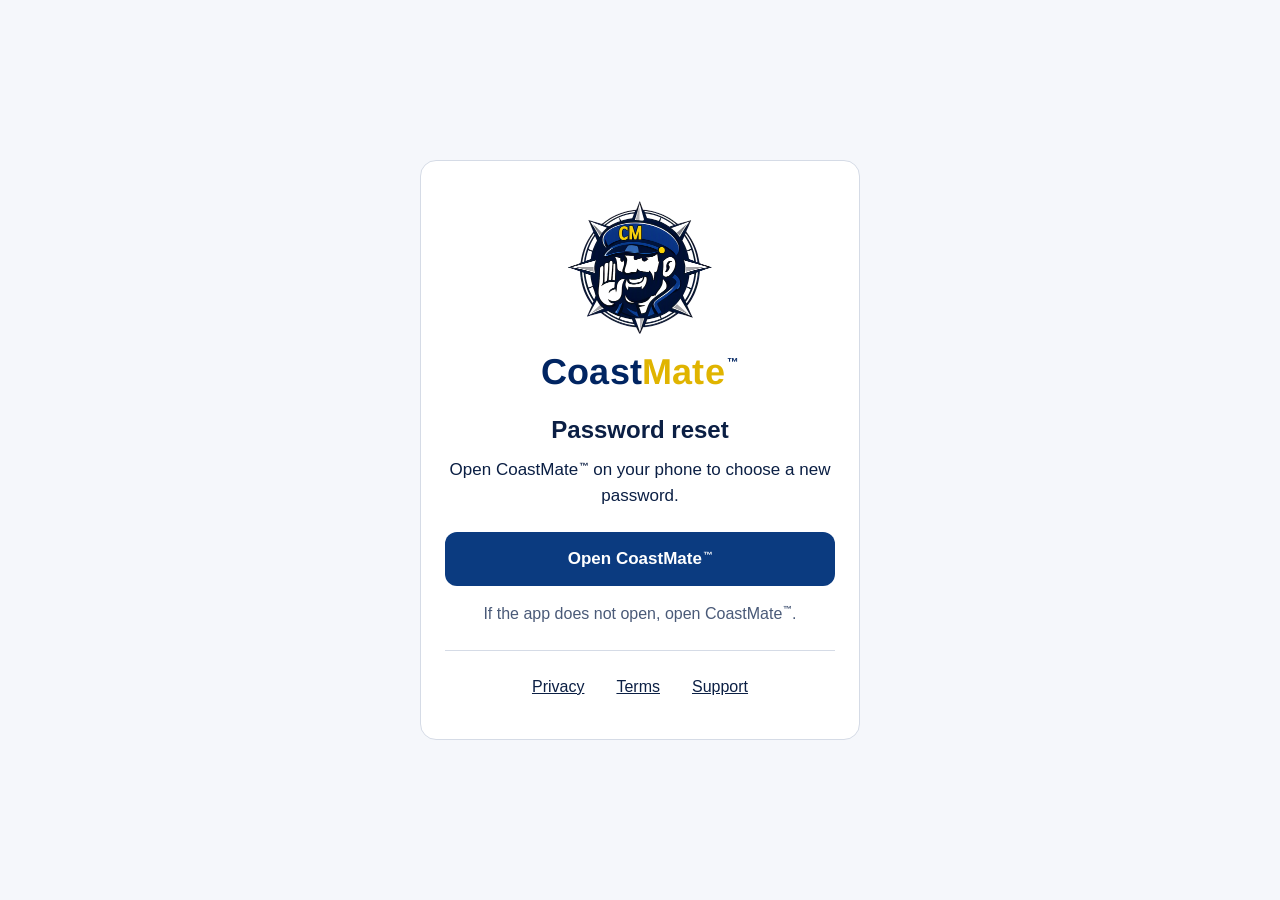
<file: reset-password.html>
<!doctype html>
<html lang="en">
<head>
<meta charset="utf-8">
<meta name="viewport" content="width=device-width, initial-scale=1">
<title>Password reset - CoastMate&#8482;</title>
<link rel="canonical" href="https://coastmate.ai/reset-password.html">
<meta name="robots" content="noindex, nofollow">
<meta name="referrer" content="no-referrer">
<meta http-equiv="Content-Security-Policy" content="default-src 'none'; img-src 'self' data:; font-src 'self'; style-src 'unsafe-inline'; script-src 'unsafe-inline'; base-uri 'none'; form-action 'none'">
<script>
/* Runs first. Sets the address bar to the path and query only, which drops the #fragment the password reset link arrives with.
   This page never reads, stores, logs, sends or shows the fragment: it does not touch location.hash. */
history.replaceState(null, '', location.pathname + location.search);
</script>
<style>
  :root { --ink: #0b1f44; --muted: #4a5a78; --line: #d5dbe6; --brand: #0b3b80; --brand-text: #ffffff; --bg: #f5f7fb; --card: #ffffff; }
  @media (prefers-color-scheme: dark) {
    :root { --ink: #eef2fa; --muted: #aab6cd; --line: #2b3a5a; --brand: #ffd700; --brand-text: #001a4d; --bg: #001a4d; --card: #0b2a63; }
  }
  * { box-sizing: border-box; }
  html { -webkit-text-size-adjust: 100%; }
  body { margin: 0; min-height: 100vh; display: flex; align-items: center; justify-content: center; padding: 24px 16px; background: var(--bg); color: var(--ink); font-family: -apple-system, BlinkMacSystemFont, "Segoe UI", Roboto, Helvetica, Arial, sans-serif; line-height: 1.5; }
  main { width: 100%; max-width: 440px; background: var(--card); border: 1px solid var(--line); border-radius: 16px; padding: 32px 24px; text-align: center; }
  .logo { display: block; width: 160px; max-width: 60%; height: auto; margin: 0 auto 24px; background: #ffffff; border-radius: 12px; }
  h1 { margin: 0 0 12px; font-size: 1.5rem; line-height: 1.25; }
  p { margin: 0 0 16px; font-size: 1.0625rem; }
  .button { display: block; width: 100%; min-height: 52px; padding: 14px 20px; margin: 24px 0 16px; border-radius: 12px; background: var(--brand); color: var(--brand-text); font-size: 1.0625rem; font-weight: 700; text-decoration: none; }
  .button:focus-visible { outline: 3px solid var(--ink); outline-offset: 3px; }
  .note { margin: 0; color: var(--muted); font-size: 1rem; }
  .footer { display: flex; flex-wrap: wrap; justify-content: center; gap: 8px 24px; margin: 24px 0 0; padding: 16px 0 0; border-top: 1px solid var(--line); }
  .footer a { color: var(--ink); font-size: 1rem; padding: 8px 4px; }
  .footer a:focus-visible { outline: 3px solid var(--ink); outline-offset: 3px; }
  /* brand:css */
  @font-face { font-family: "Arimo"; src: url("assets/fonts/Arimo-Bold-latin.woff2") format("woff2"); font-weight: 700; font-style: normal; font-display: swap; }
  :root { --wm-coast: #012562; --wm-mate: #e0b400; }
  @media (prefers-color-scheme: dark) { :root { --wm-coast: #ffffff; --wm-mate: #ffd700; } }
  .brand-head { display: flex; flex-direction: column; align-items: center; gap: 10px; margin: 0 0 24px; }
  .brand-head .logo { margin: 0; }
  .wordmark { margin: 0; font-size: 2.25rem; line-height: 1.1; font-family: "Arimo", Arial, Helvetica, sans-serif; font-weight: 700; letter-spacing: 0.2px; color: var(--wm-coast); text-align: center; }
  .wordmark .mate { color: var(--wm-mate); }
  .wordmark .wm-mark { font-size: 0.32em; font-weight: 700; line-height: 0; position: relative; top: -1.52em; margin-left: 2px; }
  sup.tm { font-size: 0.55em; font-weight: 600; line-height: 0; margin-left: 1px; }
  /* /brand:css */
</style>
</head>
<body>
<main>
  <!-- brand:header -->
  <div class="brand-head">
    <img class="logo" alt="" width="160" height="148" src="assets/logo.png">
    <p class="wordmark" role="img" aria-label="CoastMate">Coast<span class="mate">Mate</span><span class="wm-mark" aria-hidden="true">&#8482;</span></p>
  </div>
  <!-- /brand:header -->
  <h1>Password reset</h1>
  <p>Open CoastMate<sup class="tm">&#8482;</sup> on your phone to choose a new password.</p>
  <a class="button" href="coastmate://">Open CoastMate<sup class="tm">&#8482;</sup></a>
  <p class="note">If the app does not open, open CoastMate<sup class="tm">&#8482;</sup>.</p>
  <nav class="footer" aria-label="Privacy, terms and support"><a href="privacy.html">Privacy</a><a href="terms.html">Terms</a><a href="support.html">Support</a></nav>
</main>
</body>
</html>
</file>
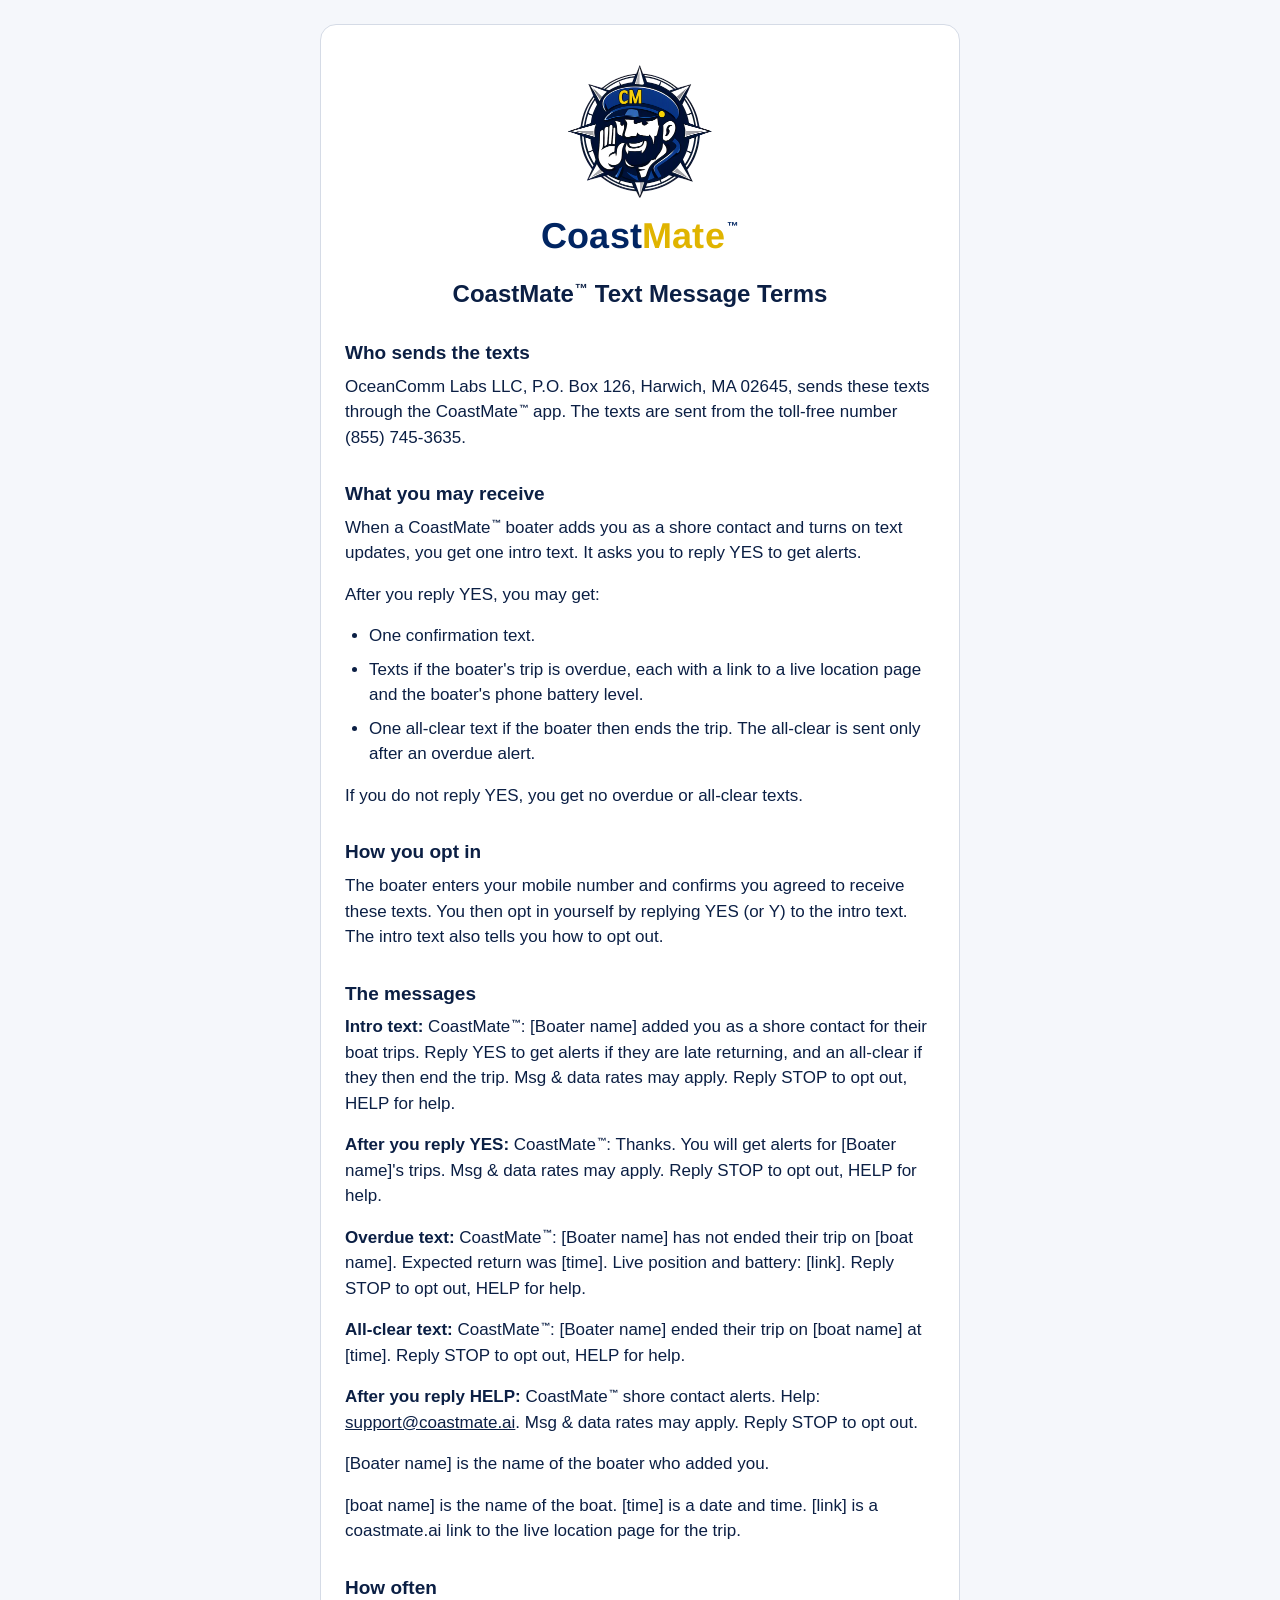
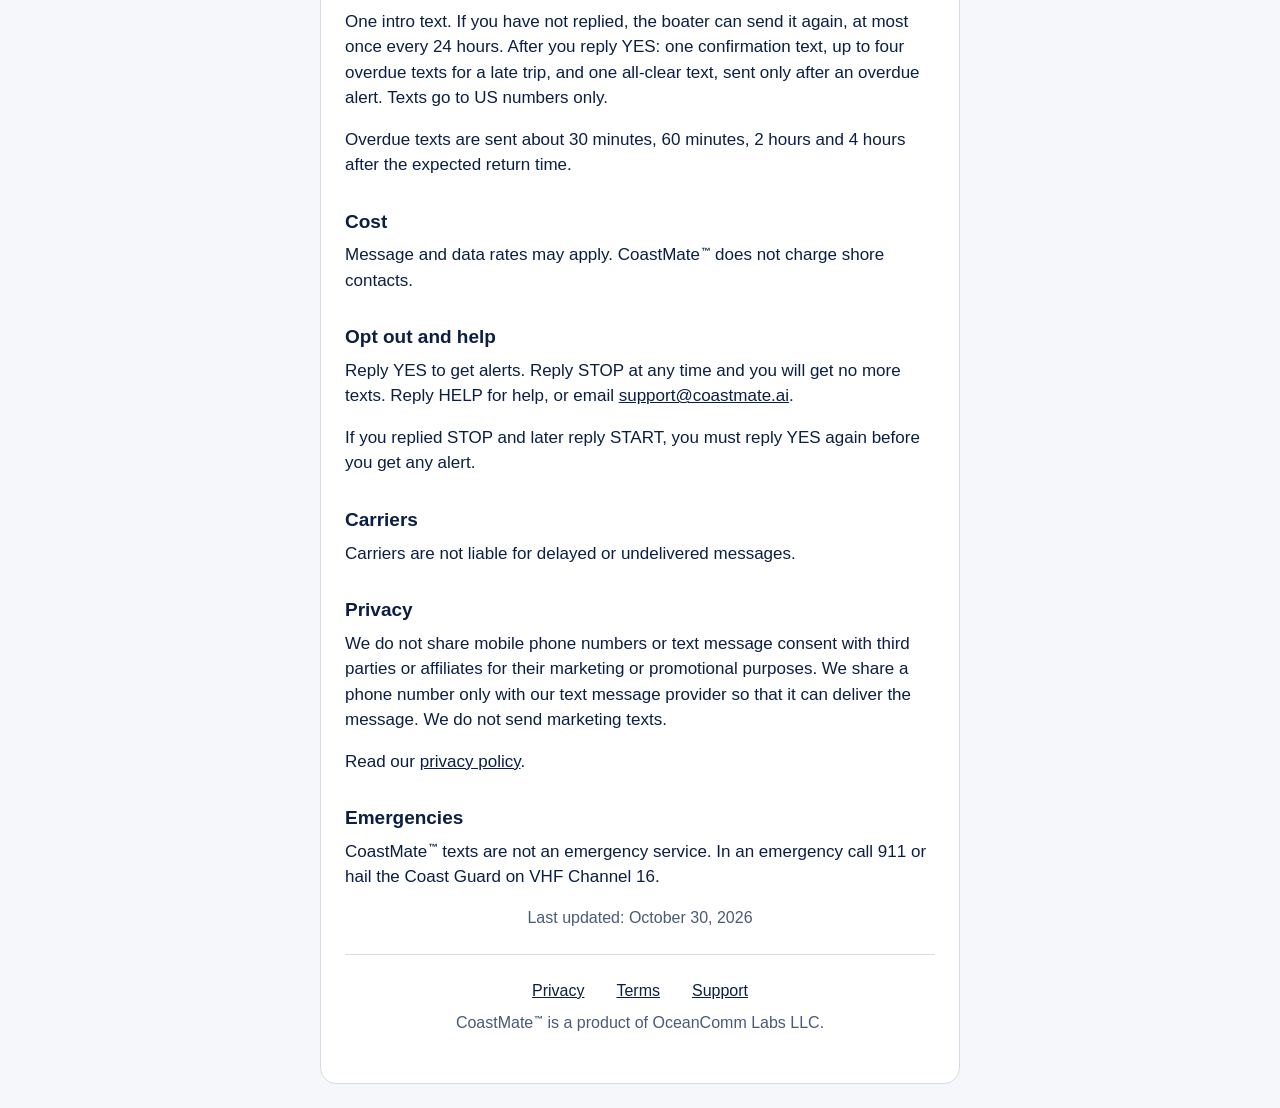
<file: sms-terms.html>
<!doctype html>
<html lang="en">
<head>
<meta charset="utf-8">
<meta name="viewport" content="width=device-width, initial-scale=1">
<title>Text Message Terms - CoastMate&#8482;</title>
<meta name="description" content="CoastMate text message terms for shore contacts: what texts you may get, how often, how to opt out with STOP, and how to get help.">
<link rel="canonical" href="https://coastmate.ai/sms-terms.html">
<meta name="referrer" content="no-referrer">
<meta http-equiv="Content-Security-Policy" content="default-src 'none'; img-src 'self' data:; font-src 'self'; style-src 'unsafe-inline'; base-uri 'none'; form-action 'none'">
<style>
  :root { --ink: #0b1f44; --muted: #4a5a78; --line: #d5dbe6; --bg: #f5f7fb; --card: #ffffff; }
  @media (prefers-color-scheme: dark) {
    :root { --ink: #eef2fa; --muted: #aab6cd; --line: #2b3a5a; --bg: #001a4d; --card: #0b2a63; }
  }
  * { box-sizing: border-box; }
  html { -webkit-text-size-adjust: 100%; }
  body { margin: 0; min-height: 100vh; display: flex; align-items: flex-start; justify-content: center; padding: 24px 16px; background: var(--bg); color: var(--ink); font-family: -apple-system, BlinkMacSystemFont, "Segoe UI", Roboto, Helvetica, Arial, sans-serif; line-height: 1.5; }
  main { width: 100%; max-width: 640px; background: var(--card); border: 1px solid var(--line); border-radius: 16px; padding: 32px 24px; }
  .logo { display: block; width: 160px; max-width: 60%; height: auto; margin: 0 auto 24px; background: #ffffff; border-radius: 12px; }
  h1 { margin: 0 0 12px; font-size: 1.5rem; line-height: 1.25; text-align: center; }
  h2 { margin: 32px 0 8px; font-size: 1.1875rem; line-height: 1.3; }
  h3 { margin: 24px 0 8px; font-size: 1.0625rem; line-height: 1.3; }
  p, li { font-size: 1.0625rem; }
  p { margin: 0 0 16px; overflow-wrap: anywhere; }
  ul, ol { margin: 0 0 16px; padding-left: 24px; }
  li { margin: 0 0 8px; overflow-wrap: anywhere; }
  a { color: var(--ink); }
  a:focus-visible { outline: 3px solid var(--ink); outline-offset: 3px; }
  .note { margin: 0 0 16px; color: var(--muted); font-size: 1rem; text-align: center; }
  .footer { display: flex; flex-wrap: wrap; justify-content: center; gap: 8px 24px; margin: 24px 0 0; padding: 16px 0 0; border-top: 1px solid var(--line); }
  .footer a { color: var(--ink); font-size: 1rem; padding: 8px 4px; }
  .footer a:focus-visible { outline: 3px solid var(--ink); outline-offset: 3px; }
  /* brand:css */
  @font-face { font-family: "Arimo"; src: url("assets/fonts/Arimo-Bold-latin.woff2") format("woff2"); font-weight: 700; font-style: normal; font-display: swap; }
  :root { --wm-coast: #012562; --wm-mate: #e0b400; }
  @media (prefers-color-scheme: dark) { :root { --wm-coast: #ffffff; --wm-mate: #ffd700; } }
  .brand-head { display: flex; flex-direction: column; align-items: center; gap: 10px; margin: 0 0 24px; }
  .brand-head .logo { margin: 0; }
  .wordmark { margin: 0; font-size: 2.25rem; line-height: 1.1; font-family: "Arimo", Arial, Helvetica, sans-serif; font-weight: 700; letter-spacing: 0.2px; color: var(--wm-coast); text-align: center; }
  .wordmark .mate { color: var(--wm-mate); }
  .wordmark .wm-mark { font-size: 0.32em; font-weight: 700; line-height: 0; position: relative; top: -1.52em; margin-left: 2px; }
  sup.tm { font-size: 0.55em; font-weight: 600; line-height: 0; margin-left: 1px; }
  /* /brand:css */
</style>
</head>
<body>
<main>
  <!-- brand:header -->
  <div class="brand-head">
    <img class="logo" alt="" width="160" height="148" src="assets/logo.png">
    <p class="wordmark" role="img" aria-label="CoastMate">Coast<span class="mate">Mate</span><span class="wm-mark" aria-hidden="true">&#8482;</span></p>
  </div>
  <!-- /brand:header -->
  <h1>CoastMate<sup class="tm">&#8482;</sup> Text Message Terms</h1>
  <h2 id="who">Who sends the texts</h2>
  <p>OceanComm Labs LLC, P.O. Box 126, Harwich, MA 02645, sends these texts through the CoastMate<sup class="tm">&#8482;</sup> app. The texts are sent from the toll-free number (855) 745-3635.</p>
  <h2 id="what">What you may receive</h2>
  <p>When a CoastMate<sup class="tm">&#8482;</sup> boater adds you as a shore contact and turns on text updates, you get one intro text. It asks you to reply YES to get alerts.</p>
  <p>After you reply YES, you may get:</p>
  <ul>
    <li>One confirmation text.</li>
    <li>Texts if the boater's trip is overdue, each with a link to a live location page and the boater's phone battery level.</li>
    <li>One all-clear text if the boater then ends the trip. The all-clear is sent only after an overdue alert.</li>
  </ul>
  <p>If you do not reply YES, you get no overdue or all-clear texts.</p>
  <h2 id="opt-in">How you opt in</h2>
  <p>The boater enters your mobile number and confirms you agreed to receive these texts. You then opt in yourself by replying YES (or Y) to the intro text. The intro text also tells you how to opt out.</p>
  <h2 id="messages">The messages</h2>
  <p><strong>Intro text:</strong> CoastMate<sup class="tm">&#8482;</sup>: [Boater name] added you as a shore contact for their boat trips. Reply YES to get alerts if they are late returning, and an all-clear if they then end the trip. Msg &amp; data rates may apply. Reply STOP to opt out, HELP for help.</p>
  <p><strong>After you reply YES:</strong> CoastMate<sup class="tm">&#8482;</sup>: Thanks. You will get alerts for [Boater name]'s trips. Msg &amp; data rates may apply. Reply STOP to opt out, HELP for help.</p>
  <p><strong>Overdue text:</strong> CoastMate<sup class="tm">&#8482;</sup>: [Boater name] has not ended their trip on [boat name]. Expected return was [time]. Live position and battery: [link]. Reply STOP to opt out, HELP for help.</p>
  <p><strong>All-clear text:</strong> CoastMate<sup class="tm">&#8482;</sup>: [Boater name] ended their trip on [boat name] at [time]. Reply STOP to opt out, HELP for help.</p>
  <p><strong>After you reply HELP:</strong> CoastMate<sup class="tm">&#8482;</sup> shore contact alerts. Help: <a href="mailto:support@coastmate.ai">support@coastmate.ai</a>. Msg &amp; data rates may apply. Reply STOP to opt out.</p>
  <p>[Boater name] is the name of the boater who added you.</p>
  <p>[boat name] is the name of the boat. [time] is a date and time. [link] is a coastmate.ai link to the live location page for the trip.</p>
  <h2 id="how-often">How often</h2>
  <p>One intro text. If you have not replied, the boater can send it again, at most once every 24 hours. After you reply YES: one confirmation text, up to four overdue texts for a late trip, and one all-clear text, sent only after an overdue alert. Texts go to US numbers only.</p>
  <p>Overdue texts are sent about 30 minutes, 60 minutes, 2 hours and 4 hours after the expected return time.</p>
  <h2 id="cost">Cost</h2>
  <p>Message and data rates may apply. CoastMate<sup class="tm">&#8482;</sup> does not charge shore contacts.</p>
  <h2 id="opt-out">Opt out and help</h2>
  <p>Reply YES to get alerts. Reply STOP at any time and you will get no more texts. Reply HELP for help, or email <a href="mailto:support@coastmate.ai">support@coastmate.ai</a>.</p>
  <p>If you replied STOP and later reply START, you must reply YES again before you get any alert.</p>
  <h2 id="carriers">Carriers</h2>
  <p>Carriers are not liable for delayed or undelivered messages.</p>
  <h2 id="privacy">Privacy</h2>
  <p>We do not share mobile phone numbers or text message consent with third parties or affiliates for their marketing or promotional purposes. We share a phone number only with our text message provider so that it can deliver the message. We do not send marketing texts.</p>
  <p>Read our <a href="privacy.html">privacy policy</a>.</p>
  <h2 id="emergencies">Emergencies</h2>
  <p>CoastMate<sup class="tm">&#8482;</sup> texts are not an emergency service. In an emergency call 911 or hail the Coast Guard on VHF Channel 16.</p>
  <p class="note">Last updated: October 30, 2026</p>
  <nav class="footer" aria-label="Privacy, terms and support"><a href="privacy.html">Privacy</a><a href="terms.html">Terms</a><a href="support.html">Support</a></nav>
  <div class="note">CoastMate<sup class="tm">&#8482;</sup> is a product of OceanComm Labs LLC.</div>
</main>
</body>
</html>
</file>
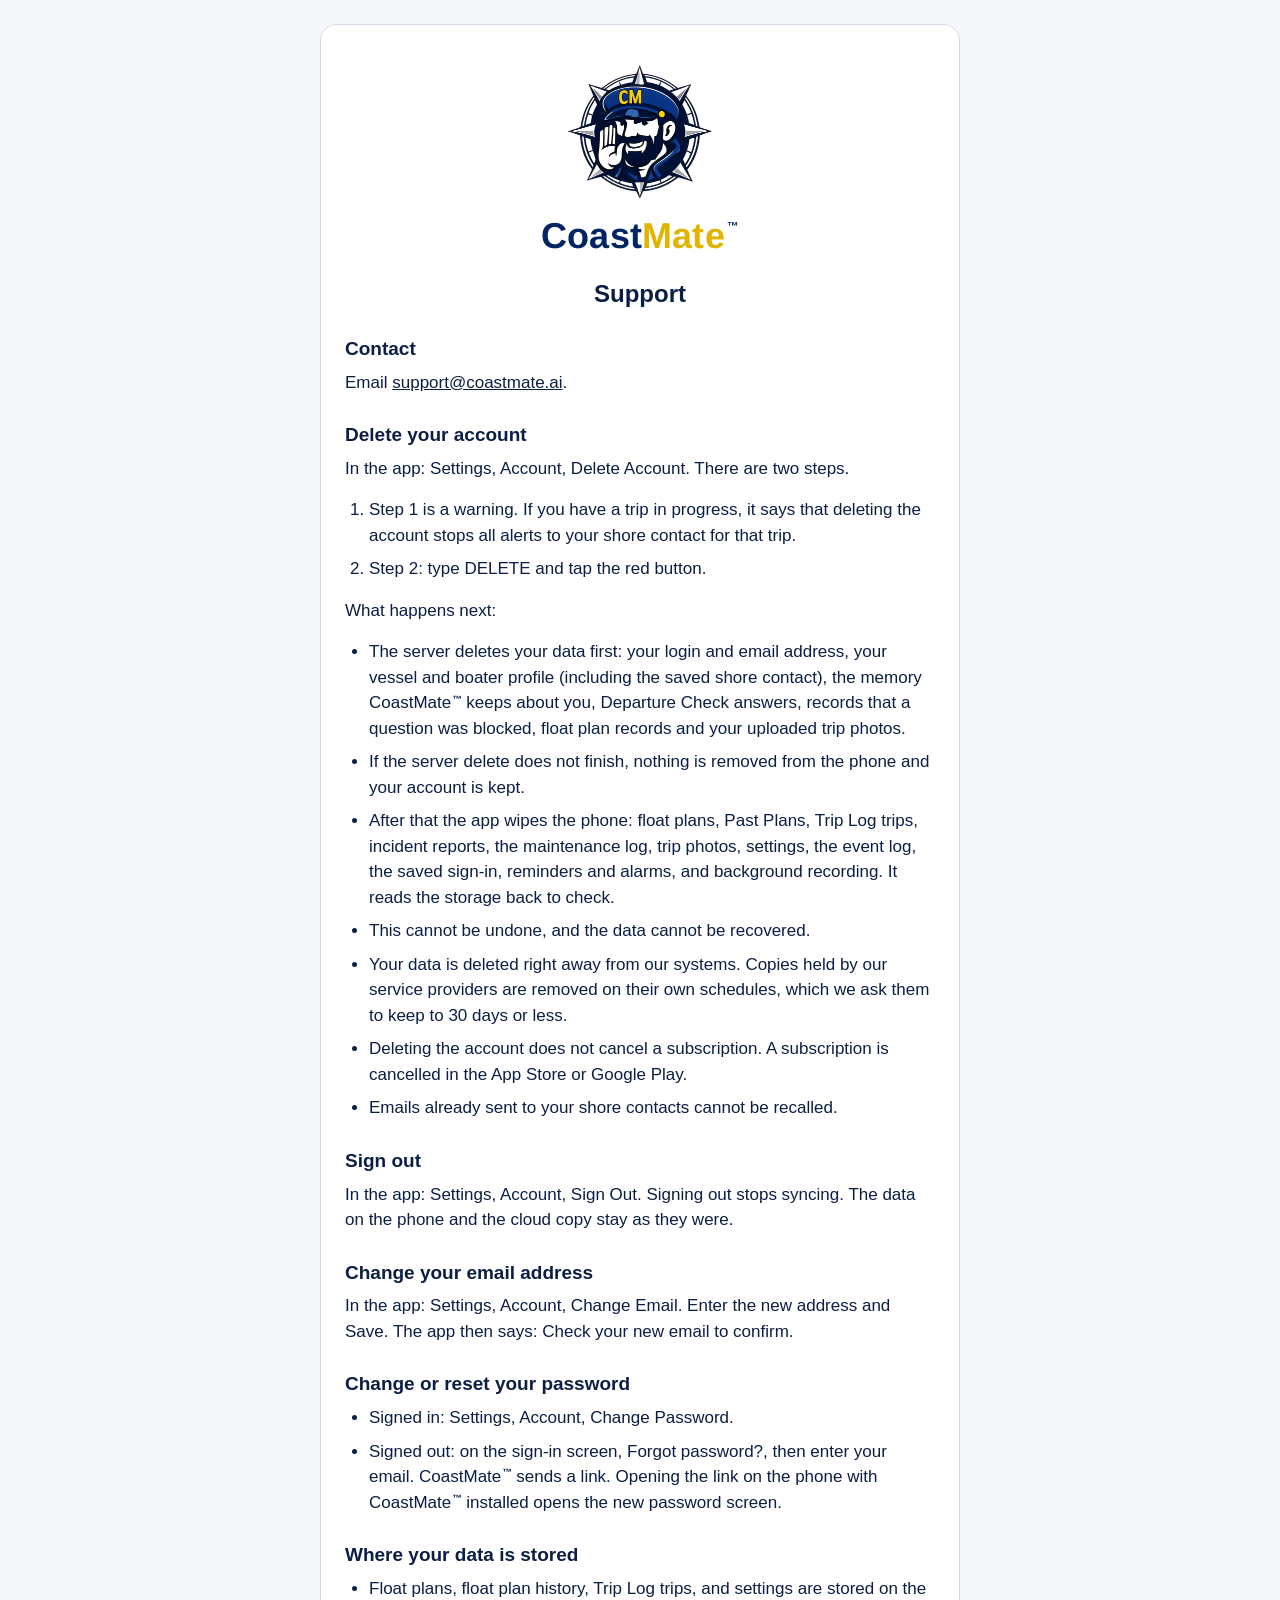
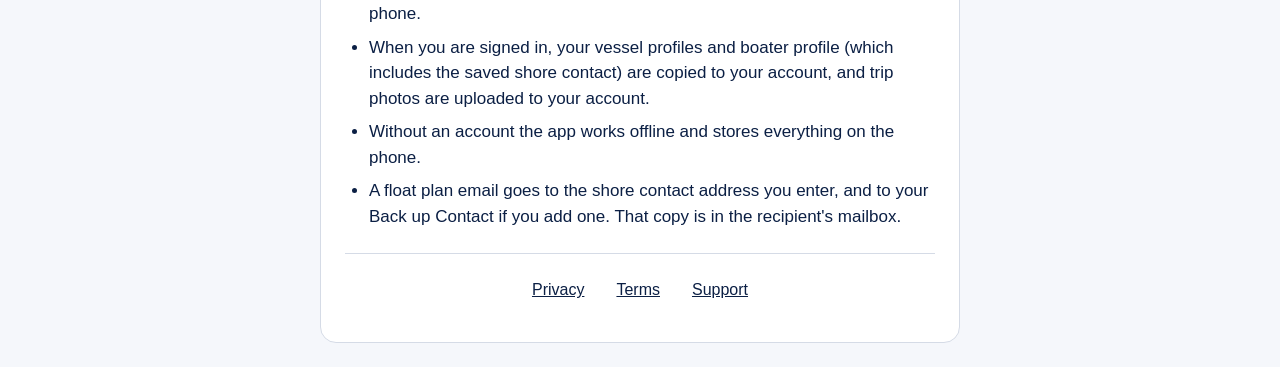
<file: support.html>
<!doctype html>
<html lang="en">
<head>
<meta charset="utf-8">
<meta name="viewport" content="width=device-width, initial-scale=1">
<title>Support - CoastMate&#8482;</title>
<link rel="canonical" href="https://coastmate.ai/support.html">
<meta name="description" content="CoastMate support: contact, and where things are in the app.">
<meta name="robots" content="noindex, nofollow">
<meta name="referrer" content="no-referrer">
<meta http-equiv="Content-Security-Policy" content="default-src 'none'; img-src 'self' data:; font-src 'self'; style-src 'unsafe-inline'; base-uri 'none'; form-action 'none'">
<style>
  :root { --ink: #0b1f44; --muted: #4a5a78; --line: #d5dbe6; --brand: #0b3b80; --brand-text: #ffffff; --bg: #f5f7fb; --card: #ffffff; --draft-bg: #fff4d6; --draft-ink: #5a3b00; --draft-line: #c98a00; }
  @media (prefers-color-scheme: dark) {
    :root { --ink: #eef2fa; --muted: #aab6cd; --line: #2b3a5a; --brand: #ffd700; --brand-text: #001a4d; --bg: #001a4d; --card: #0b2a63; --draft-bg: #3a2c00; --draft-ink: #ffe9a8; --draft-line: #ffd700; }
  }
  * { box-sizing: border-box; }
  html { -webkit-text-size-adjust: 100%; }
  body { margin: 0; min-height: 100vh; display: flex; align-items: flex-start; justify-content: center; padding: 24px 16px; background: var(--bg); color: var(--ink); font-family: -apple-system, BlinkMacSystemFont, "Segoe UI", Roboto, Helvetica, Arial, sans-serif; line-height: 1.5; }
  main { width: 100%; max-width: 640px; background: var(--card); border: 1px solid var(--line); border-radius: 16px; padding: 32px 24px; }
  .logo { display: block; width: 160px; max-width: 60%; height: auto; margin: 0 auto 24px; background: #ffffff; border-radius: 12px; }
  h1 { margin: 0 0 12px; font-size: 1.5rem; line-height: 1.25; text-align: center; }
  h2 { margin: 28px 0 8px; font-size: 1.1875rem; line-height: 1.3; }
  p, li, dd { font-size: 1.0625rem; }
  p { margin: 0 0 16px; }
  ul, ol { margin: 0 0 16px; padding-left: 24px; }
  li { margin: 0 0 8px; }
  a { color: var(--ink); }
  a:focus-visible { outline: 3px solid var(--ink); outline-offset: 3px; }
  .note { margin: 0 0 16px; color: var(--muted); font-size: 1rem; }
  .draft-banner { margin: 0 0 24px; padding: 14px 16px; border: 2px dashed var(--draft-line); border-radius: 12px; background: var(--draft-bg); color: var(--draft-ink); font-size: 1.0625rem; font-weight: 700; text-align: center; }
  .draft-block { margin: 0 0 16px; padding: 16px; border: 2px dashed var(--draft-line); border-radius: 12px; background: var(--draft-bg); color: var(--draft-ink); }
  .draft-block p { margin: 0; }
  .footer { display: flex; flex-wrap: wrap; justify-content: center; gap: 8px 24px; margin: 24px 0 0; padding: 16px 0 0; border-top: 1px solid var(--line); }
  .footer a { color: var(--ink); font-size: 1rem; padding: 8px 4px; }
  .footer a:focus-visible { outline: 3px solid var(--ink); outline-offset: 3px; }
  /* brand:css */
  @font-face { font-family: "Arimo"; src: url("assets/fonts/Arimo-Bold-latin.woff2") format("woff2"); font-weight: 700; font-style: normal; font-display: swap; }
  :root { --wm-coast: #012562; --wm-mate: #e0b400; }
  @media (prefers-color-scheme: dark) { :root { --wm-coast: #ffffff; --wm-mate: #ffd700; } }
  .brand-head { display: flex; flex-direction: column; align-items: center; gap: 10px; margin: 0 0 24px; }
  .brand-head .logo { margin: 0; }
  .wordmark { margin: 0; font-size: 2.25rem; line-height: 1.1; font-family: "Arimo", Arial, Helvetica, sans-serif; font-weight: 700; letter-spacing: 0.2px; color: var(--wm-coast); text-align: center; }
  .wordmark .mate { color: var(--wm-mate); }
  .wordmark .wm-mark { font-size: 0.32em; font-weight: 700; line-height: 0; position: relative; top: -1.52em; margin-left: 2px; }
  sup.tm { font-size: 0.55em; font-weight: 600; line-height: 0; margin-left: 1px; }
  /* /brand:css */
</style>
</head>
<body>
<main>
  <!-- brand:header -->
  <div class="brand-head">
    <img class="logo" alt="" width="160" height="148" src="assets/logo.png">
    <p class="wordmark" role="img" aria-label="CoastMate">Coast<span class="mate">Mate</span><span class="wm-mark" aria-hidden="true">&#8482;</span></p>
  </div>
  <!-- /brand:header -->
  <h1>Support</h1>
  <h2 id="contact">Contact</h2>
  <p>Email <a href="mailto:support@coastmate.ai">support@coastmate.ai</a>.</p>

  <h2 id="delete-account">Delete your account</h2>
  <p>In the app: Settings, Account, Delete Account. There are two steps.</p>
  <ol>
    <li>Step 1 is a warning. If you have a trip in progress, it says that deleting the account stops all alerts to your shore contact for that trip.</li>
    <li>Step 2: type DELETE and tap the red button.</li>
  </ol>
  <p>What happens next:</p>
  <ul>
    <li>The server deletes your data first: your login and email address, your vessel and boater profile (including the saved shore contact), the memory CoastMate<sup class="tm">&#8482;</sup> keeps about you, Departure Check answers, records that a question was blocked, float plan records and your uploaded trip photos.</li>
    <li>If the server delete does not finish, nothing is removed from the phone and your account is kept.</li>
    <li>After that the app wipes the phone: float plans, Past Plans, Trip Log trips, incident reports, the maintenance log, trip photos, settings, the event log, the saved sign-in, reminders and alarms, and background recording. It reads the storage back to check.</li>
    <li>This cannot be undone, and the data cannot be recovered.</li>
    <li>Your data is deleted right away from our systems. Copies held by our service providers are removed on their own schedules, which we ask them to keep to 30 days or less.</li>
    <li>Deleting the account does not cancel a subscription. A subscription is cancelled in the App Store or Google Play.</li>
    <li>Emails already sent to your shore contacts cannot be recalled.</li>
  </ul>

  <h2 id="sign-out">Sign out</h2>
  <p>In the app: Settings, Account, Sign Out. Signing out stops syncing. The data on the phone and the cloud copy stay as they were.</p>

  <h2 id="change-email">Change your email address</h2>
  <p>In the app: Settings, Account, Change Email. Enter the new address and Save. The app then says: Check your new email to confirm.</p>

  <h2 id="password">Change or reset your password</h2>
  <ul>
    <li>Signed in: Settings, Account, Change Password.</li>
    <li>Signed out: on the sign-in screen, Forgot password?, then enter your email. CoastMate<sup class="tm">&#8482;</sup> sends a link. Opening the link on the phone with CoastMate<sup class="tm">&#8482;</sup> installed opens the new password screen.</li>
  </ul>

  <h2 id="where-stored">Where your data is stored</h2>
  <ul>
    <li>Float plans, float plan history, Trip Log trips, and settings are stored on the phone.</li>
    <li>When you are signed in, your vessel profiles and boater profile (which includes the saved shore contact) are copied to your account, and trip photos are uploaded to your account.</li>
    <li>Without an account the app works offline and stores everything on the phone.</li>
    <li>A float plan email goes to the shore contact address you enter, and to your Back up Contact if you add one. That copy is in the recipient's mailbox.</li>
  </ul>
  <nav class="footer" aria-label="Privacy, terms and support"><a href="privacy.html">Privacy</a><a href="terms.html">Terms</a><a href="support.html">Support</a></nav>
</main>
</body>
</html>
</file>
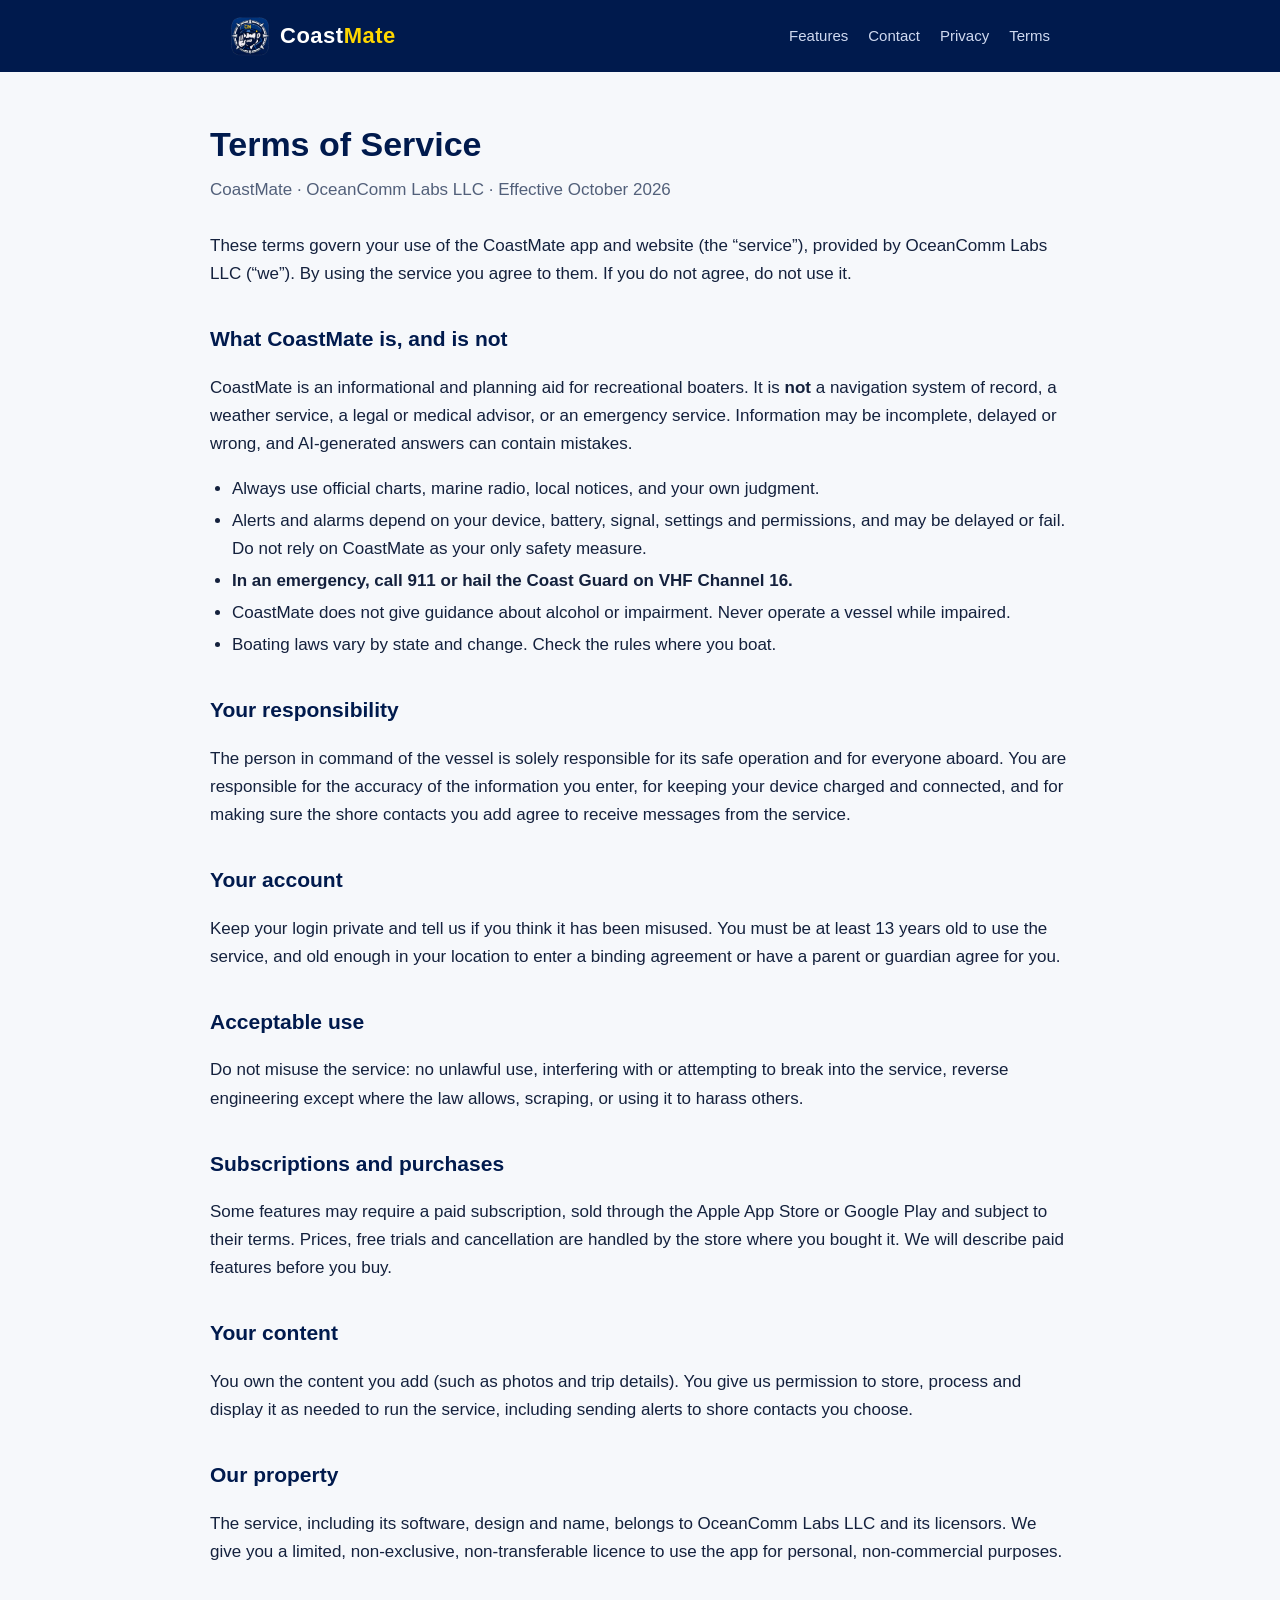
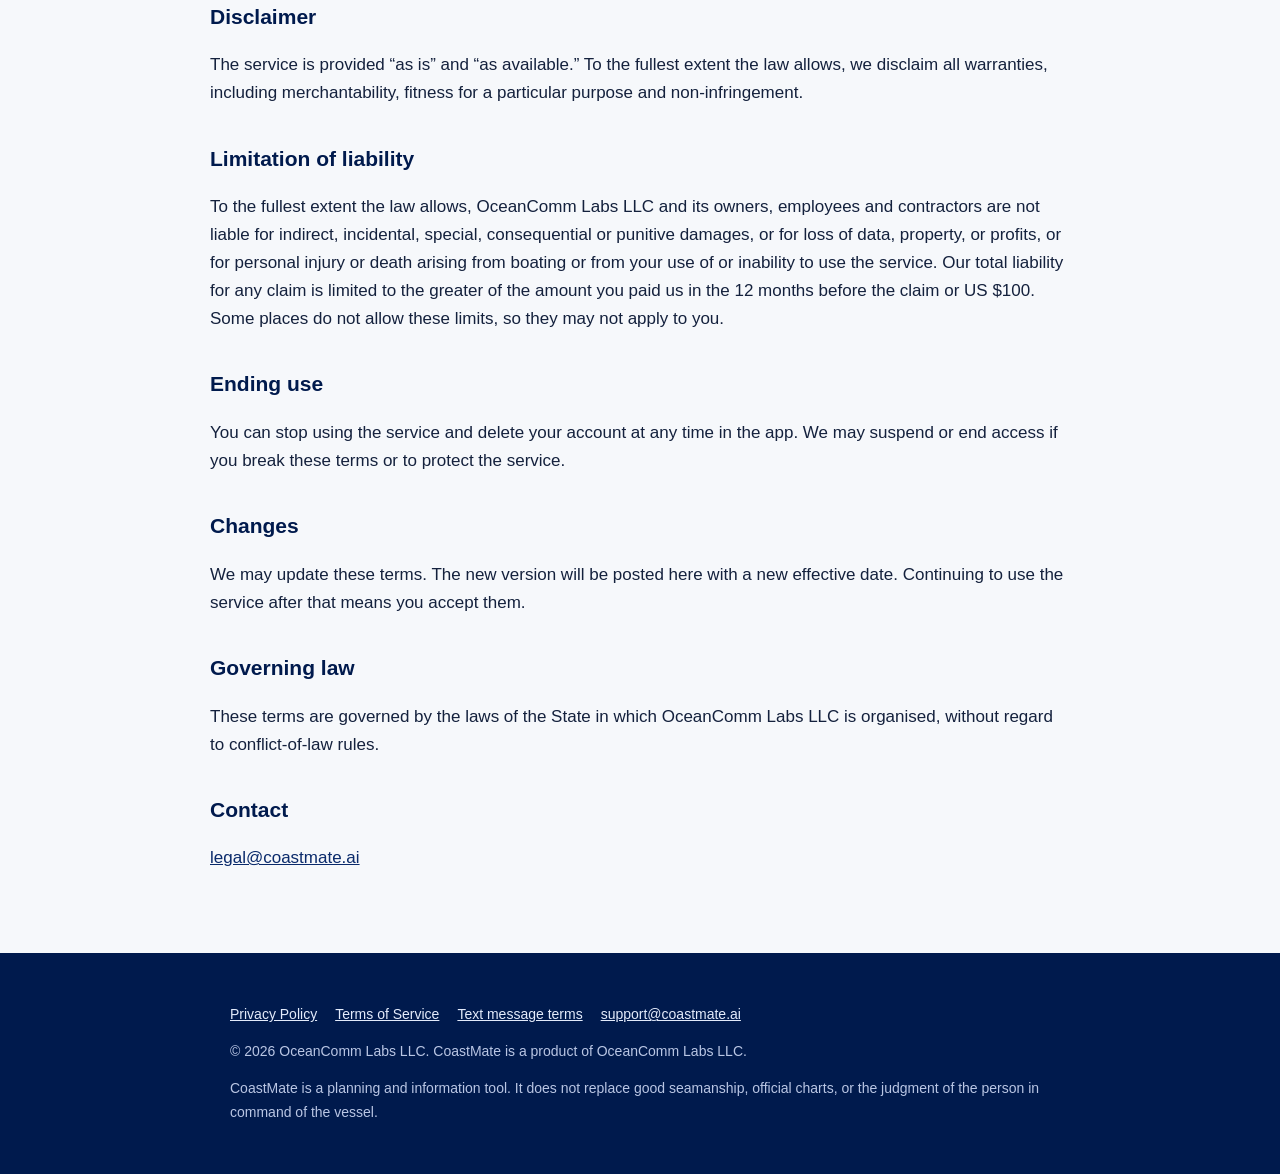
<file: terms.html>
<!doctype html>
<html lang="en"><head><meta charset="utf-8">
<meta name="viewport" content="width=device-width,initial-scale=1">
<title>Terms of Service | CoastMate</title>
<link rel="canonical" href="https://coastmate.ai/terms.html">
<meta name="description" content="Terms of use for the CoastMate app and website.">
<link rel="icon" type="image/png" href="favicon.png">
<link rel="apple-touch-icon" href="apple-touch-icon.png">
<link rel="stylesheet" href="style.css">
</head><body>
<header class="site"><div class="wrap">
<a class="brand" href="/"><img src="logo-icon.png" alt="" width="40" height="40"><b class="bt">Coast<span>Mate</span></b></a>
<nav><a href="/#features">Features</a><a href="/#contact">Contact</a><a href="/privacy.html">Privacy</a><a href="/terms.html">Terms</a></nav>
</div></header>

<div class="wrap doc">
<h1>Terms of Service</h1>
<p class="meta">CoastMate &middot; OceanComm Labs LLC &middot; Effective October 2026</p>

<p>These terms govern your use of the CoastMate app and website (the &ldquo;service&rdquo;), provided by OceanComm Labs LLC (&ldquo;we&rdquo;). By using the service you agree to them. If you do not agree, do not use it.</p>

<h2>What CoastMate is, and is not</h2>
<p>CoastMate is an informational and planning aid for recreational boaters. It is <strong>not</strong> a navigation system of record, a weather service, a legal or medical advisor, or an emergency service. Information may be incomplete, delayed or wrong, and AI-generated answers can contain mistakes.</p>
<ul>
<li>Always use official charts, marine radio, local notices, and your own judgment.</li>
<li>Alerts and alarms depend on your device, battery, signal, settings and permissions, and may be delayed or fail. Do not rely on CoastMate as your only safety measure.</li>
<li><strong>In an emergency, call 911 or hail the Coast Guard on VHF Channel 16.</strong></li>
<li>CoastMate does not give guidance about alcohol or impairment. Never operate a vessel while impaired.</li>
<li>Boating laws vary by state and change. Check the rules where you boat.</li>
</ul>

<h2>Your responsibility</h2>
<p>The person in command of the vessel is solely responsible for its safe operation and for everyone aboard. You are responsible for the accuracy of the information you enter, for keeping your device charged and connected, and for making sure the shore contacts you add agree to receive messages from the service.</p>

<h2>Your account</h2>
<p>Keep your login private and tell us if you think it has been misused. You must be at least 13 years old to use the service, and old enough in your location to enter a binding agreement or have a parent or guardian agree for you.</p>

<h2>Acceptable use</h2>
<p>Do not misuse the service: no unlawful use, interfering with or attempting to break into the service, reverse engineering except where the law allows, scraping, or using it to harass others.</p>

<h2>Subscriptions and purchases</h2>
<p>Some features may require a paid subscription, sold through the Apple App Store or Google Play and subject to their terms. Prices, free trials and cancellation are handled by the store where you bought it. We will describe paid features before you buy.</p>

<h2>Your content</h2>
<p>You own the content you add (such as photos and trip details). You give us permission to store, process and display it as needed to run the service, including sending alerts to shore contacts you choose.</p>

<h2>Our property</h2>
<p>The service, including its software, design and name, belongs to OceanComm Labs LLC and its licensors. We give you a limited, non-exclusive, non-transferable licence to use the app for personal, non-commercial purposes.</p>

<h2>Disclaimer</h2>
<p>The service is provided &ldquo;as is&rdquo; and &ldquo;as available.&rdquo; To the fullest extent the law allows, we disclaim all warranties, including merchantability, fitness for a particular purpose and non-infringement.</p>

<h2>Limitation of liability</h2>
<p>To the fullest extent the law allows, OceanComm Labs LLC and its owners, employees and contractors are not liable for indirect, incidental, special, consequential or punitive damages, or for loss of data, property, or profits, or for personal injury or death arising from boating or from your use of or inability to use the service. Our total liability for any claim is limited to the greater of the amount you paid us in the 12 months before the claim or US $100. Some places do not allow these limits, so they may not apply to you.</p>

<h2>Ending use</h2>
<p>You can stop using the service and delete your account at any time in the app. We may suspend or end access if you break these terms or to protect the service.</p>

<h2>Changes</h2>
<p>We may update these terms. The new version will be posted here with a new effective date. Continuing to use the service after that means you accept them.</p>

<h2>Governing law</h2>
<p>These terms are governed by the laws of the State in which OceanComm Labs LLC is organised, without regard to conflict-of-law rules.</p>

<h2>Contact</h2>
<p><a href="mailto:legal@coastmate.ai">legal@coastmate.ai</a></p>
</div>

<footer><div class="wrap">
<p class="links"><a href="/privacy.html">Privacy Policy</a><a href="/terms.html">Terms of Service</a><a href="/sms-terms.html">Text message terms</a><a href="mailto:support@coastmate.ai">support@coastmate.ai</a></p>
<p>&copy; 2026 OceanComm Labs LLC. CoastMate is a product of OceanComm Labs LLC.</p>
<p>CoastMate is a planning and information tool. It does not replace good seamanship, official charts, or the judgment of the person in command of the vessel.</p>
</div></footer>
</body></html>
</file>
<file: style.css>
:root{--navy:#001A4D;--navy2:#0A2A6B;--gold:#FFD700;--ink:#14213D;--muted:#52607A;--bg:#F6F8FB;--card:#fff;--line:#DCE3EE}
*{box-sizing:border-box}
html{-webkit-text-size-adjust:100%}
body{margin:0;font:17px/1.65 -apple-system,"Segoe UI",Roboto,Helvetica,Arial,sans-serif;color:var(--ink);background:var(--bg)}
a{color:var(--navy2)}
.wrap{max-width:860px;margin:0 auto;padding:0 20px}
header.site{background:var(--navy);color:#fff}
header.site .wrap{display:flex;align-items:center;justify-content:space-between;gap:16px;padding-top:16px;padding-bottom:16px;flex-wrap:wrap}
/* LOGO: replace the text inside .brand with <img src="logo.png" alt="CoastMate" height="36"> when the logo is ready */
.brand{display:flex;align-items:center;gap:10px;font-weight:800;font-size:22px;letter-spacing:.5px;color:#fff;text-decoration:none}
.brand span{color:var(--gold)}
nav a{color:#cfd9f0;text-decoration:none;margin-left:20px;font-size:15px}
nav a:hover{color:#fff}
.hero{background:linear-gradient(180deg,var(--navy) 0%,var(--navy2) 100%);color:#fff;padding:72px 0 80px}
.hero h1{font-size:clamp(32px,6vw,52px);line-height:1.1;margin:0 0 18px;letter-spacing:-.5px}
.hero p{font-size:clamp(18px,2.6vw,21px);max-width:640px;color:#d8e2f7;margin:0 0 28px}
.btn{display:inline-block;background:var(--gold);color:var(--navy);font-weight:700;padding:13px 24px;border-radius:10px;text-decoration:none}
.badge{display:inline-block;border:1px solid #5b73a8;color:#cfd9f0;border-radius:999px;padding:4px 12px;font-size:13px;margin-bottom:20px}
section{padding:56px 0}
h2{font-size:28px;margin:0 0 8px;color:var(--navy)}
.lead{color:var(--muted);margin:0 0 28px;max-width:640px}
.grid{display:grid;grid-template-columns:repeat(auto-fit,minmax(240px,1fr));gap:16px}
.card{background:var(--card);border:1px solid var(--line);border-radius:14px;padding:22px}
.card h3{margin:0 0 6px;font-size:18px;color:var(--navy)}
.card p{margin:0;color:var(--muted);font-size:16px}
.note{background:#fff8d6;border:1px solid #f0dc7a;border-radius:12px;padding:16px 18px;font-size:15px;color:#4a3f00}
footer{background:var(--navy);color:#b9c6e4;padding:36px 0;font-size:14px}
footer a{color:#e3ebfb}
footer .links a{margin-right:18px}
.doc{padding:44px 0 64px}
.doc h1{font-size:34px;margin:0 0 4px;color:var(--navy)}
.doc .meta{color:var(--muted);margin:0 0 28px}
.doc h2{font-size:21px;margin:34px 0 8px}
.doc ul{padding-left:22px}
.doc li{margin:4px 0}
@media (max-width:560px){nav a{margin:0 14px 0 0}.hero{padding:48px 0 56px}}

.brand img{border-radius:9px}
.herogrid{display:flex;align-items:center;justify-content:space-between;gap:32px}
.herologo{width:220px;height:220px;flex:none;border-radius:44px}
@media (max-width:700px){.herogrid{flex-direction:column-reverse;align-items:flex-start}.herologo{width:120px;height:120px;border-radius:26px}}
.bt{font-weight:800}
</file>
